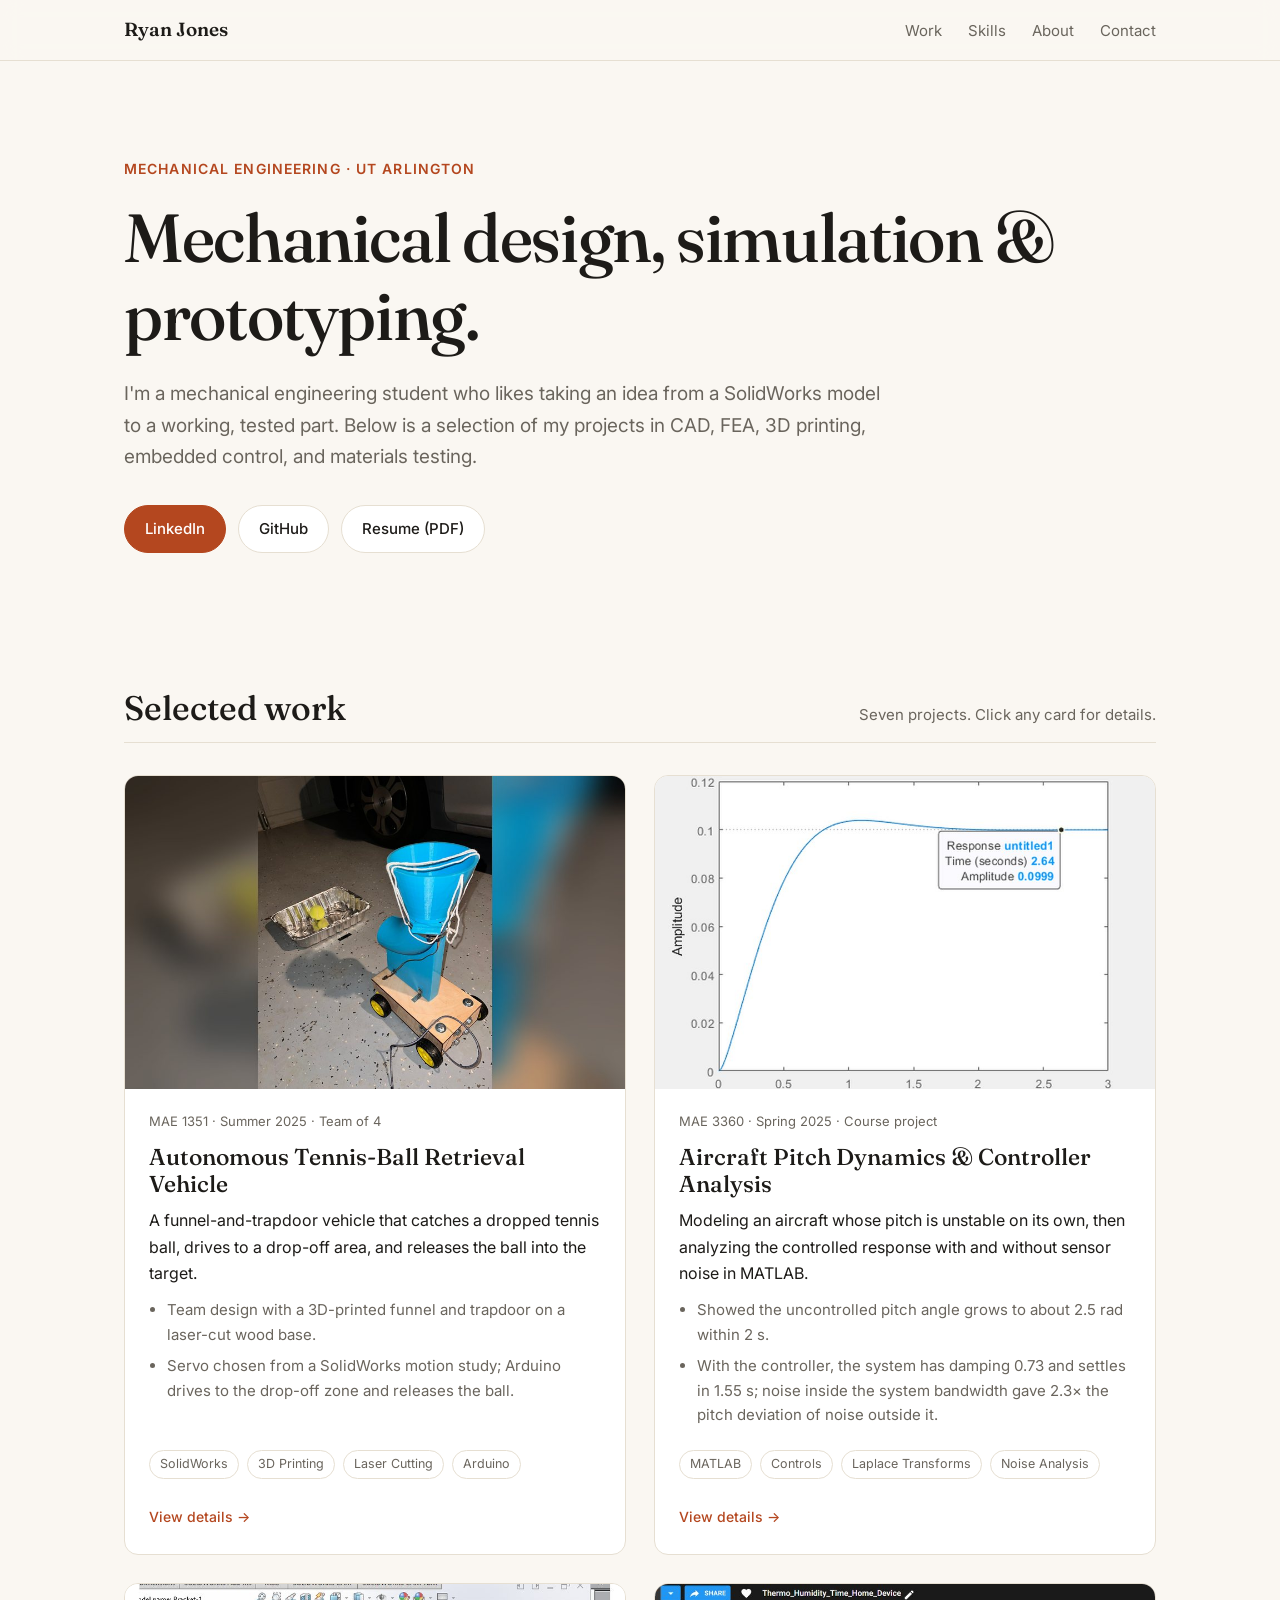
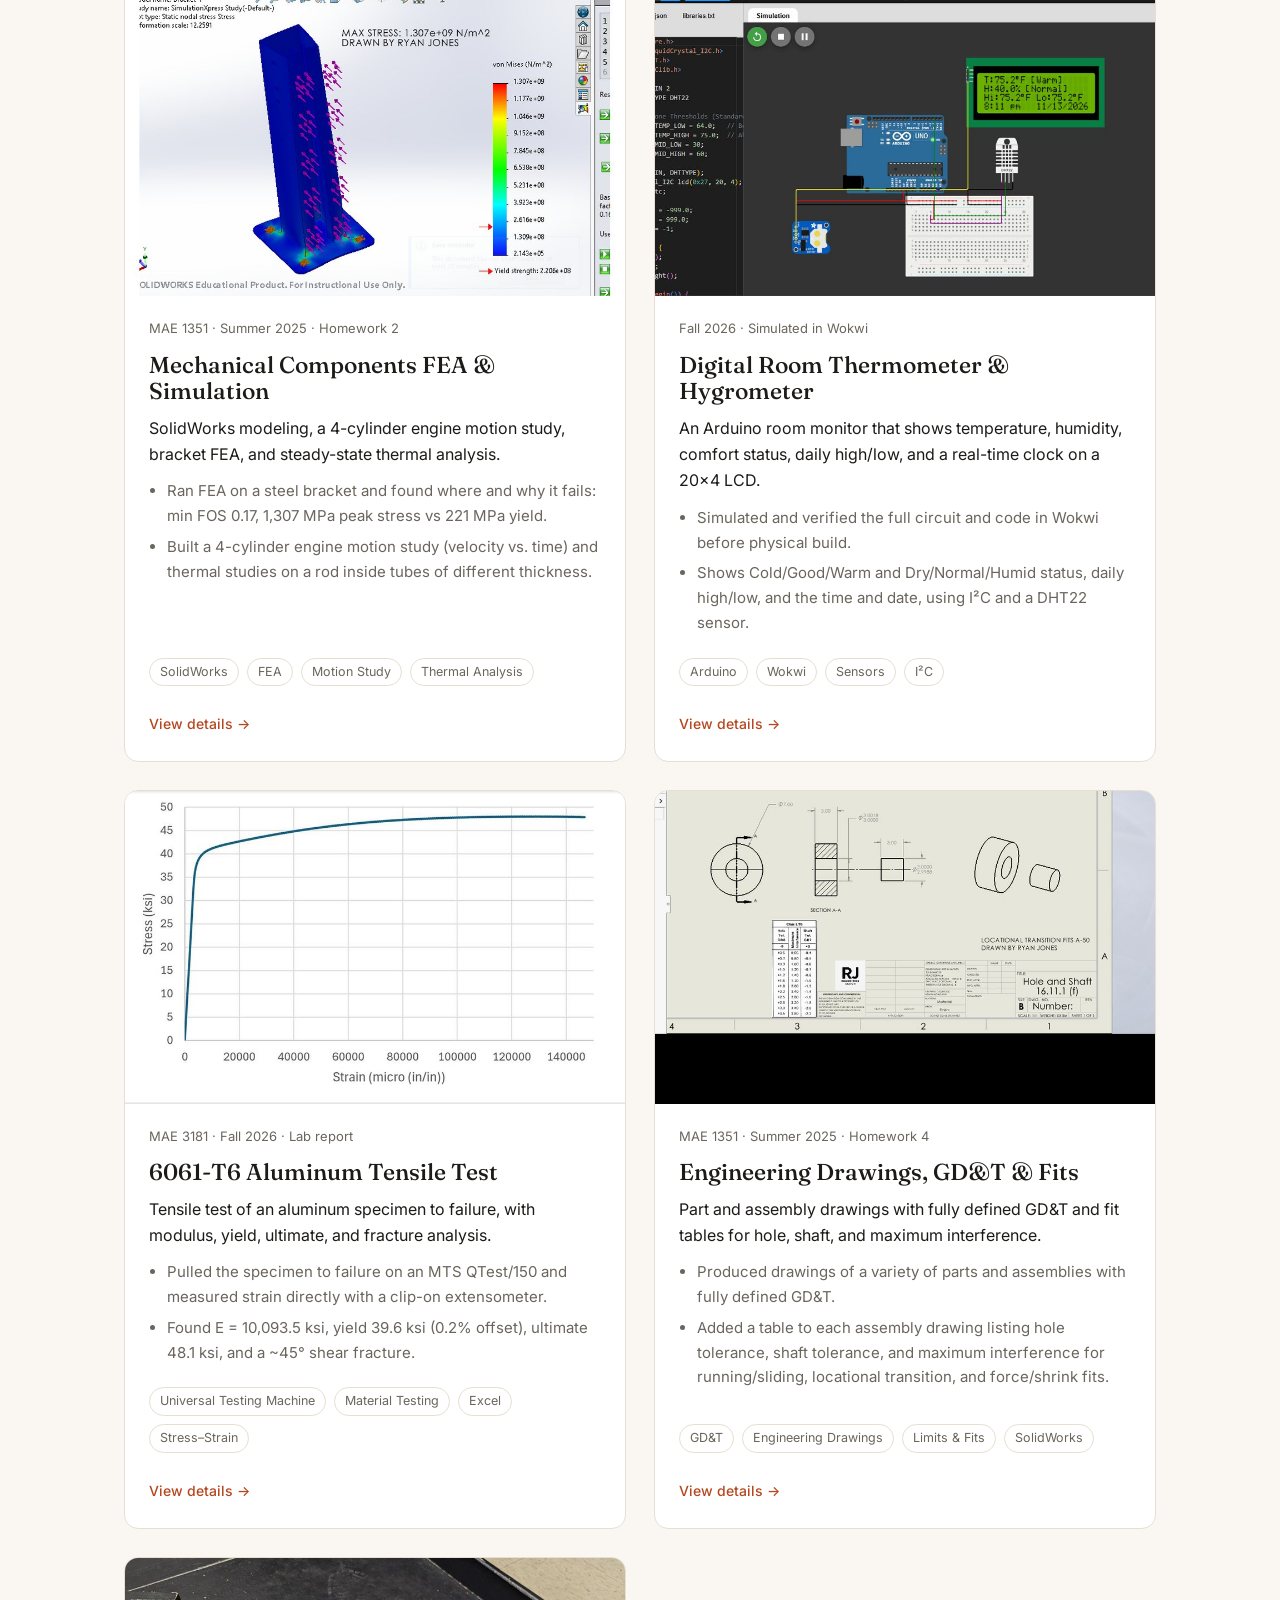
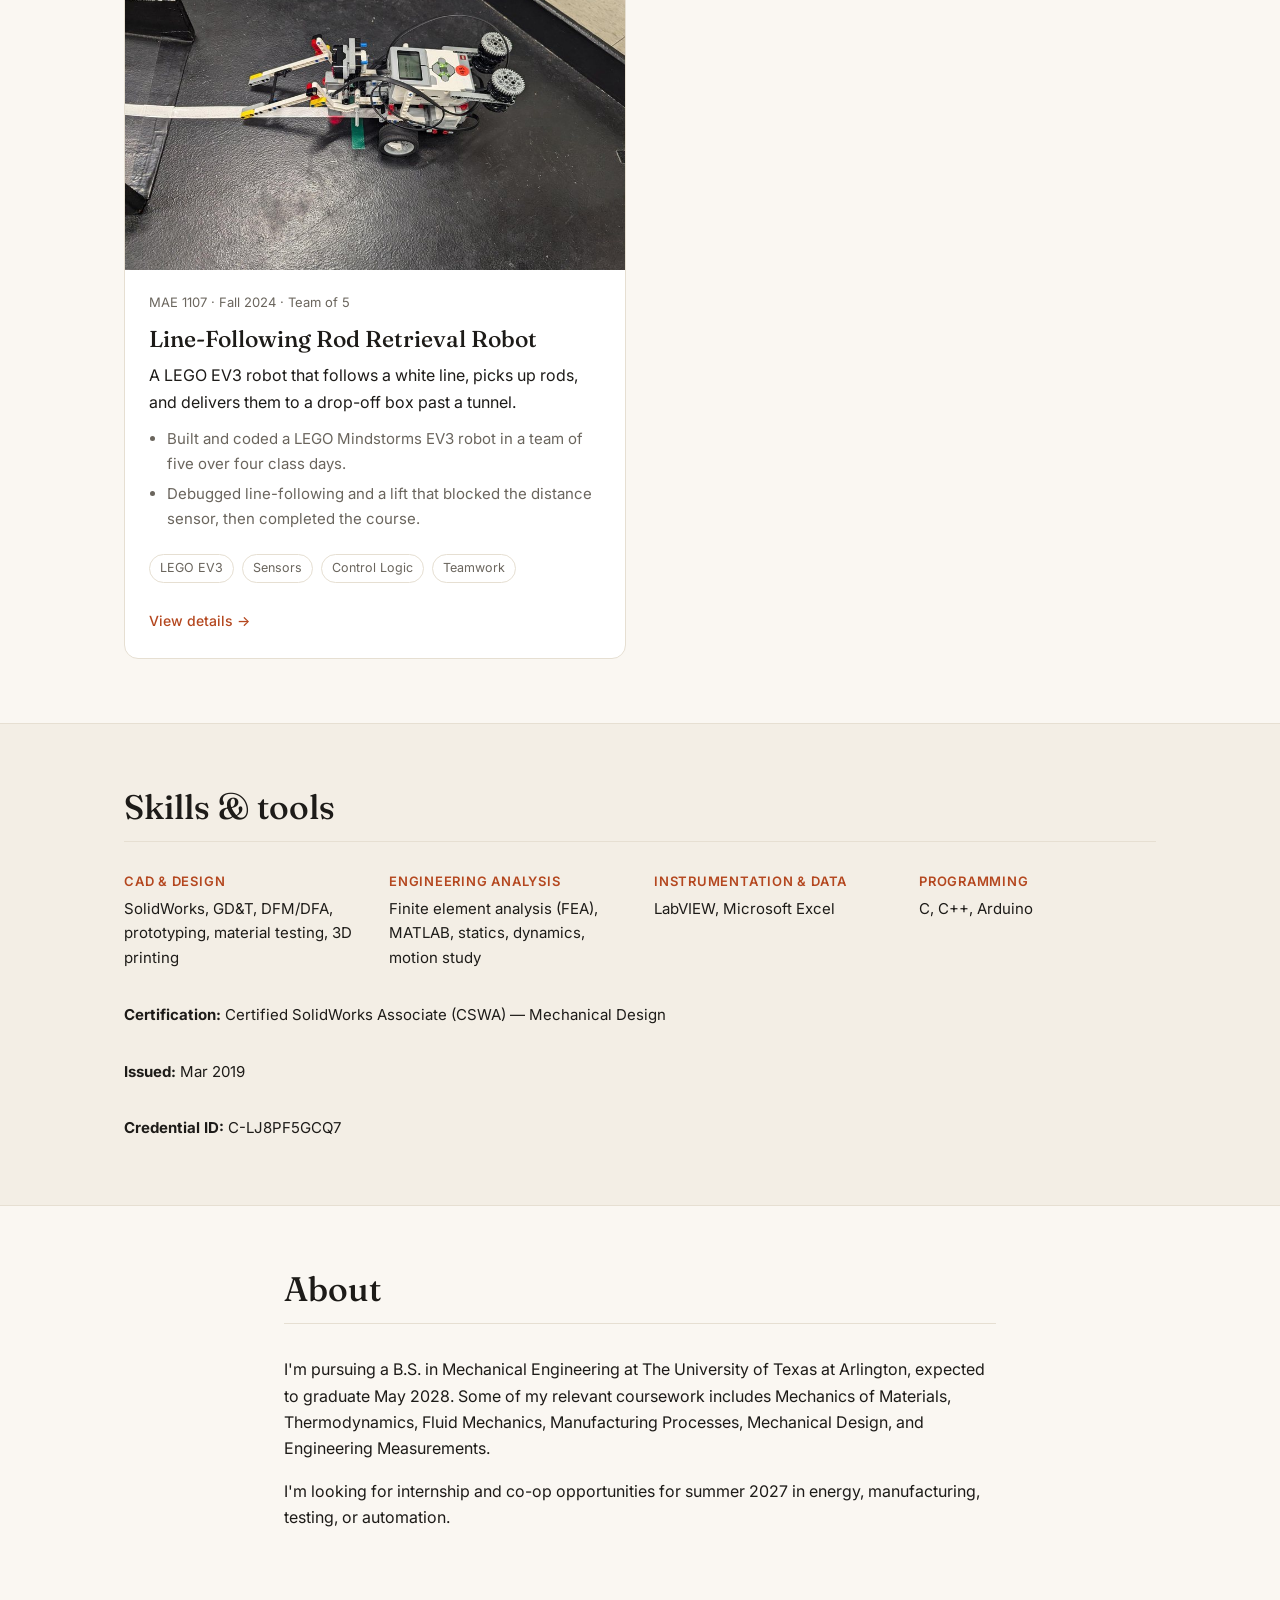
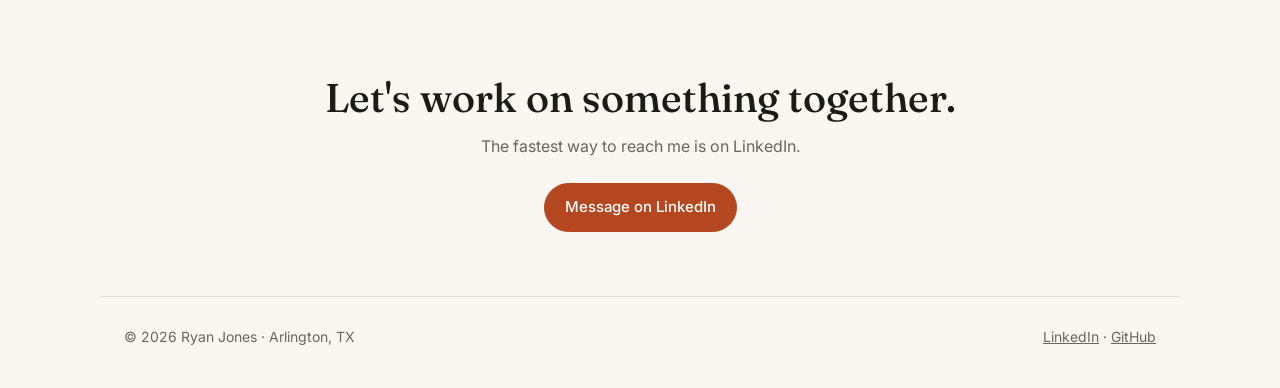
<file: index.html>
<!doctype html>
<html lang="en">
<head>
  <meta charset="utf-8">
  <meta name="viewport" content="width=device-width, initial-scale=1">
  <title>Ryan Jones — Mechanical Engineering Portfolio</title>
  <meta name="description" content="Ryan Jones, Mechanical Engineering student at UT Arlington. CAD, FEA, 3D printing, Arduino, and materials testing projects.">
  <meta property="og:title" content="Ryan Jones — Mechanical Engineering Portfolio">
  <meta property="og:description" content="Mechanical design, simulation, and prototyping projects. UT Arlington, B.S. Mechanical Engineering.">
  <meta property="og:type" content="website">
  <meta name="theme-color" content="#faf7f2">
  <link rel="preconnect" href="https://fonts.googleapis.com">
  <link rel="preconnect" href="https://fonts.gstatic.com" crossorigin>
  <link href="https://fonts.googleapis.com/css2?family=Fraunces:opsz,wght@9..144,500;9..144,600&family=Inter:wght@400;500;600&display=swap" rel="stylesheet">
  <link rel="stylesheet" href="css/style.css">
</head>
<body>
  <a class="skip" href="#work">Skip to content</a>

  <header class="nav">
    <div class="wrap nav-inner">
      <a class="brand" href="#top">Ryan Jones</a>
      <nav aria-label="Primary">
        <a href="#work">Work</a>
        <a href="#skills">Skills</a>
        <a href="#about">About</a>
        <a href="#contact">Contact</a>
      </nav>
    </div>
  </header>

  <main id="top">
    <section class="hero wrap">
      <p class="eyebrow">Mechanical Engineering · UT Arlington</p>
      <h1>Mechanical design, simulation &amp; prototyping.</h1>
      <p class="lead">I'm a mechanical engineering student who likes taking an idea from a SolidWorks model to a working, tested part. Below is a selection of my projects in CAD, FEA, 3D printing, embedded control, and materials testing.</p>
      <div class="actions">
        <a class="btn primary" href="https://www.linkedin.com/in/ryancjones311/" target="_blank" rel="noopener">LinkedIn</a>
        <a class="btn" href="https://github.com/ryancjones311" target="_blank" rel="noopener">GitHub</a>
        <a class="btn" href="assets/resume/Ryan-Jones-Resume.pdf" target="_blank" rel="noopener">Resume (PDF)</a>
      </div>
    </section>

    <section id="work" class="wrap section">
      <div class="section-head">
        <h2>Selected work</h2>
        <p>Seven projects. Click any card for details.</p>
      </div>

      <div class="grid">
        <article class="card">
          <img class="media" src="assets/images/tennis-card.jpg" alt="" loading="lazy">
          <div class="body">
            <p class="meta">MAE 1351 · Summer 2025 · Team of 4</p>
            <h3><a class="stretch" href="projects/tennis-ball-retrieval-vehicle.html">Autonomous Tennis-Ball Retrieval Vehicle</a></h3>
            <p>A funnel-and-trapdoor vehicle that catches a dropped tennis ball, drives to a drop-off area, and releases the ball into the target.</p>
            <ul><li>Team design with a 3D-printed funnel and trapdoor on a laser-cut wood base.</li><li>Servo chosen from a SolidWorks motion study; Arduino drives to the drop-off zone and releases the ball.</li></ul>
            <p class="tags"><span>SolidWorks</span><span>3D Printing</span><span>Laser Cutting</span><span>Arduino</span></p>
            <p class="more">View details →</p>
          </div>
        </article>

        <article class="card">
          <img class="media" src="assets/images/pitch-card.jpg" alt="" loading="lazy">
          <div class="body">
            <p class="meta">MAE 3360 · Spring 2025 · Course project</p>
            <h3><a class="stretch" href="projects/aircraft-pitch-control.html">Aircraft Pitch Dynamics &amp; Controller Analysis</a></h3>
            <p>Modeling an aircraft whose pitch is unstable on its own, then analyzing the controlled response with and without sensor noise in MATLAB.</p>
            <ul><li>Showed the uncontrolled pitch angle grows to about 2.5 rad within 2 s.</li><li>With the controller, the system has damping 0.73 and settles in 1.55 s; noise inside the system bandwidth gave 2.3× the pitch deviation of noise outside it.</li></ul>
            <p class="tags"><span>MATLAB</span><span>Controls</span><span>Laplace Transforms</span><span>Noise Analysis</span></p>
            <p class="more">View details →</p>
          </div>
        </article>

        <article class="card">
          <img class="media" src="assets/images/fea-card.jpg" alt="" loading="lazy">
          <div class="body">
            <p class="meta">MAE 1351 · Summer 2025 · Homework 2</p>
            <h3><a class="stretch" href="projects/fea-and-motion-simulation.html">Mechanical Components FEA &amp; Simulation</a></h3>
            <p>SolidWorks modeling, a 4-cylinder engine motion study, bracket FEA, and steady-state thermal analysis.</p>
            <ul><li>Ran FEA on a steel bracket and found where and why it fails: min FOS 0.17, 1,307 MPa peak stress vs 221 MPa yield.</li><li>Built a 4-cylinder engine motion study (velocity vs. time) and thermal studies on a rod inside tubes of different thickness.</li></ul>
            <p class="tags"><span>SolidWorks</span><span>FEA</span><span>Motion Study</span><span>Thermal Analysis</span></p>
            <p class="more">View details →</p>
          </div>
        </article>

        <article class="card">
          <img class="media" src="assets/images/thermo-card.jpg" alt="" loading="lazy">
          <div class="body">
            <p class="meta">Fall 2026 · Simulated in Wokwi</p>
            <h3><a class="stretch" href="projects/digital-thermometer-hygrometer.html">Digital Room Thermometer &amp; Hygrometer</a></h3>
            <p>An Arduino room monitor that shows temperature, humidity, comfort status, daily high/low, and a real-time clock on a 20×4 LCD.</p>
            <ul><li>Simulated and verified the full circuit and code in Wokwi before physical build.</li><li>Shows Cold/Good/Warm and Dry/Normal/Humid status, daily high/low, and the time and date, using I²C and a DHT22 sensor.</li></ul>
            <p class="tags"><span>Arduino</span><span>Wokwi</span><span>Sensors</span><span>I²C</span></p>
            <p class="more">View details →</p>
          </div>
        </article>

        <article class="card">
          <img class="media" src="assets/images/alu-card.jpg" alt="" loading="lazy">
          <div class="body">
            <p class="meta">MAE 3181 · Fall 2026 · Lab report</p>
            <h3><a class="stretch" href="projects/6061-t6-aluminum-testing.html">6061-T6 Aluminum Tensile Test</a></h3>
            <p>Tensile test of an aluminum specimen to failure, with modulus, yield, ultimate, and fracture analysis.</p>
            <ul><li>Pulled the specimen to failure on an MTS QTest/150 and measured strain directly with a clip-on extensometer.</li><li>Found E = 10,093.5 ksi, yield 39.6 ksi (0.2% offset), ultimate 48.1 ksi, and a ~45° shear fracture.</li></ul>
            <p class="tags"><span>Universal Testing Machine</span><span>Material Testing</span><span>Excel</span><span>Stress–Strain</span></p>
            <p class="more">View details →</p>
          </div>
        </article>

        <article class="card">
          <img class="media" src="assets/images/gdt-card.jpg" alt="" loading="lazy">
          <div class="body">
            <p class="meta">MAE 1351 · Summer 2025 · Homework 4</p>
            <h3><a class="stretch" href="projects/gdt-drawings-and-fits.html">Engineering Drawings, GD&amp;T &amp; Fits</a></h3>
            <p>Part and assembly drawings with fully defined GD&amp;T and fit tables for hole, shaft, and maximum interference.</p>
            <ul><li>Produced drawings of a variety of parts and assemblies with fully defined GD&amp;T.</li><li>Added a table to each assembly drawing listing hole tolerance, shaft tolerance, and maximum interference for running/sliding, locational transition, and force/shrink fits.</li></ul>
            <p class="tags"><span>GD&amp;T</span><span>Engineering Drawings</span><span>Limits &amp; Fits</span><span>SolidWorks</span></p>
            <p class="more">View details →</p>
          </div>
        </article>

        <article class="card">
          <img class="media" src="assets/images/lego-card.jpg" alt="" loading="lazy">
          <div class="body">
            <p class="meta">MAE 1107 · Fall 2024 · Team of 5</p>
            <h3><a class="stretch" href="projects/lego-line-following-robot.html">Line-Following Rod Retrieval Robot</a></h3>
            <p>A LEGO EV3 robot that follows a white line, picks up rods, and delivers them to a drop-off box past a tunnel.</p>
            <ul><li>Built and coded a LEGO Mindstorms EV3 robot in a team of five over four class days.</li><li>Debugged line-following and a lift that blocked the distance sensor, then completed the course.</li></ul>
            <p class="tags"><span>LEGO EV3</span><span>Sensors</span><span>Control Logic</span><span>Teamwork</span></p>
            <p class="more">View details →</p>
          </div>
        </article>

      </div>
    </section>

    <section id="skills" class="band">
      <div class="wrap section">
        <div class="section-head"><h2>Skills &amp; tools</h2></div>
        <div class="skills">
          <div><h3>CAD &amp; design</h3><p>SolidWorks, GD&amp;T, DFM/DFA, prototyping, material testing, 3D printing</p></div>
          <div><h3>Engineering analysis</h3><p>Finite element analysis (FEA), MATLAB, statics, dynamics, motion study</p></div>
          <div><h3>Instrumentation &amp; data</h3><p>LabVIEW, Microsoft Excel</p></div>
          <div><h3>Programming</h3><p>C, C++, Arduino</p></div>
        </div>
        <p class="cert"><strong>Certification:</strong> Certified SolidWorks Associate (CSWA) — Mechanical Design</p>
        <p class="cert"><strong>Issued:</strong> Mar 2019</p>
        <p class="cert"><strong>Credential ID:</strong> C-LJ8PF5GCQ7</p>
        
      </div>
    </section>

    <section id="about" class="wrap section narrow">
      <div class="section-head"><h2>About</h2></div>
      <p>I'm pursuing a B.S. in Mechanical Engineering at The University of Texas at Arlington, expected to graduate May 2028. Some of my relevant coursework includes Mechanics of Materials, Thermodynamics, Fluid Mechanics, Manufacturing Processes, Mechanical Design, and Engineering Measurements.</p>
      <p>I'm looking for internship and co-op opportunities for summer 2027 in energy, manufacturing, testing, or automation.</p>
    </section>

    <section id="contact" class="wrap section narrow contact">
      <h2>Let's work on something together.</h2>
      <p>The fastest way to reach me is on LinkedIn.</p>
      <div class="actions">
        <a class="btn primary" href="https://www.linkedin.com/in/ryancjones311/" target="_blank" rel="noopener">Message on LinkedIn</a>
        <!-- TO ADD EMAIL: <a class="btn" href="mailto:you@example.com">Email</a> -->
      </div>
    </section>
  </main>

  <footer class="wrap footer">
    <span>© 2026 Ryan Jones · Arlington, TX</span>
    <span><a href="https://www.linkedin.com/in/ryancjones311/" target="_blank" rel="noopener">LinkedIn</a> · <a href="https://github.com/ryancjones311" target="_blank" rel="noopener">GitHub</a></span>
  </footer>
</body>
</html>
</file>
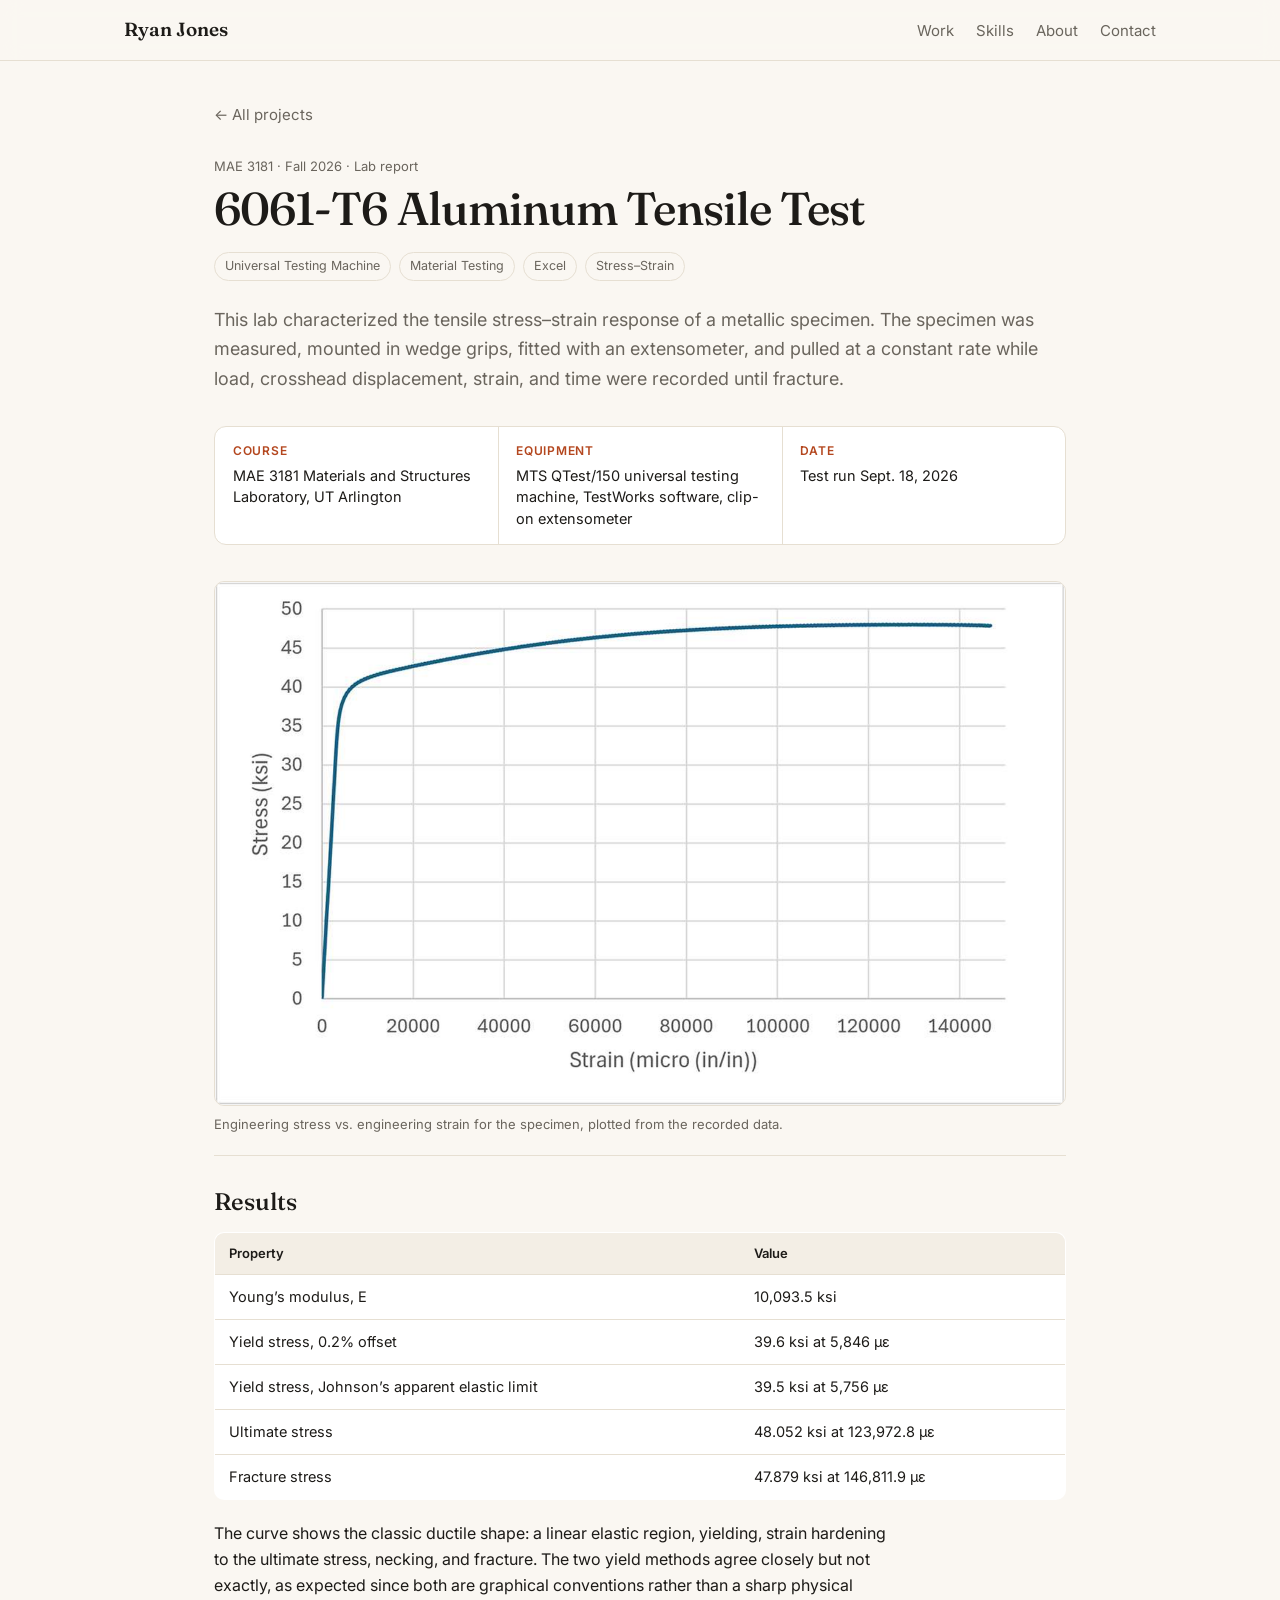
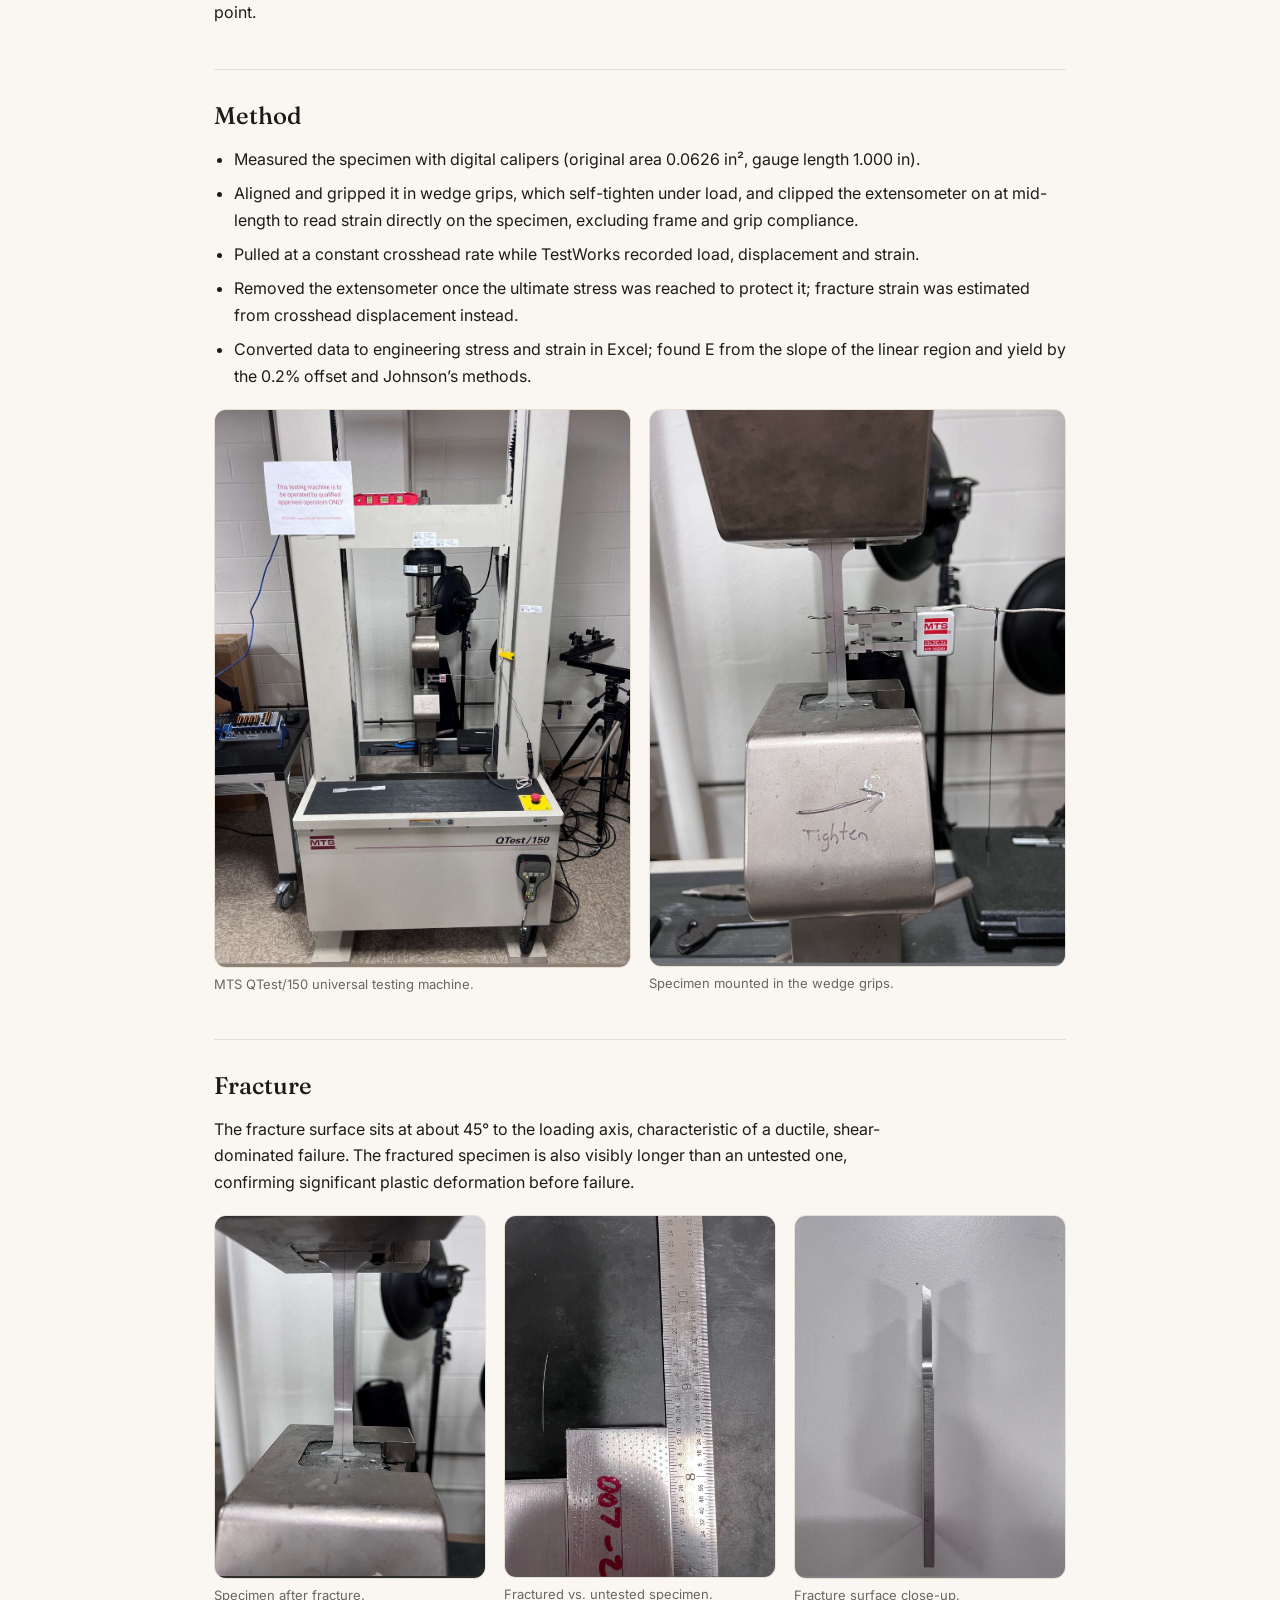
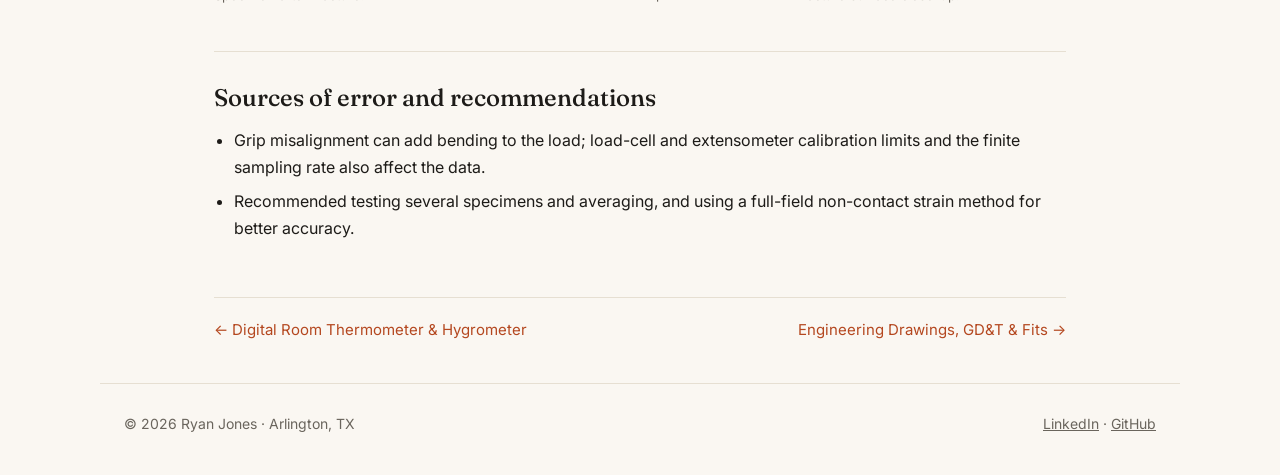
<file: projects/6061-t6-aluminum-testing.html>
<!doctype html>
<html lang="en"><head><meta charset="utf-8"><meta name="viewport" content="width=device-width, initial-scale=1">
<title>6061-T6 Aluminum Tensile Test — Ryan Jones</title>
<meta name="description" content="Tensile test of an aluminum specimen to failure, with modulus, yield, ultimate, and fracture analysis.">
<link rel="preconnect" href="https://fonts.googleapis.com"><link rel="preconnect" href="https://fonts.gstatic.com" crossorigin><link href="https://fonts.googleapis.com/css2?family=Fraunces:opsz,wght@9..144,500;9..144,600&family=Inter:wght@400;500;600&display=swap" rel="stylesheet">
<link rel="stylesheet" href="../css/style.css"></head>
<body>
  <a class="skip" href="#main">Skip to content</a>
  <header class="nav"><div class="wrap nav-inner"><a class="brand" href="../index.html">Ryan Jones</a>
  <nav aria-label="Primary"><a href="../index.html#work">Work</a><a href="../index.html#skills">Skills</a><a href="../index.html#about">About</a><a href="../index.html#contact">Contact</a></nav></div></header>
  <main id="main" class="wrap detail">
    <a class="back" href="../index.html#work">← All projects</a>
    <p class="meta">MAE 3181 · Fall 2026 · Lab report</p>
    <h1>6061-T6 Aluminum Tensile Test</h1>
    <p class="tags"><span>Universal Testing Machine</span><span>Material Testing</span><span>Excel</span><span>Stress–Strain</span></p>
    <p class="lead">This lab characterized the tensile stress–strain response of a metallic specimen. The specimen was measured, mounted in wedge grips, fitted with an extensometer, and pulled at a constant rate while load, crosshead displacement, strain, and time were recorded until fracture.</p>
    <dl class="facts"><div><dt>Course</dt><dd>MAE 3181 Materials and Structures Laboratory, UT Arlington</dd></div><div><dt>Equipment</dt><dd>MTS QTest/150 universal testing machine, TestWorks software, clip-on extensometer</dd></div><div><dt>Date</dt><dd>Test run Sept. 18, 2026</dd></div></dl>
    <div class="hero-media"><figure class=""><img src="../assets/images/alu-stress-strain.png" alt="Engineering stress vs. engineering strain for the specimen, plotted from the recorded data." loading="lazy"><figcaption>Engineering stress vs. engineering strain for the specimen, plotted from the recorded data.</figcaption></figure></div>
    <div class="prose"><h2>Results</h2><div class="tbl"><table><thead><tr><th>Property</th><th>Value</th></tr></thead><tbody><tr><td>Young’s modulus, E</td><td>10,093.5 ksi</td></tr><tr><td>Yield stress, 0.2% offset</td><td>39.6 ksi at 5,846 µε</td></tr><tr><td>Yield stress, Johnson’s apparent elastic limit</td><td>39.5 ksi at 5,756 µε</td></tr><tr><td>Ultimate stress</td><td>48.052 ksi at 123,972.8 µε</td></tr><tr><td>Fracture stress</td><td>47.879 ksi at 146,811.9 µε</td></tr></tbody></table></div><p>The curve shows the classic ductile shape: a linear elastic region, yielding, strain hardening to the ultimate stress, necking, and fracture. The two yield methods agree closely but not exactly, as expected since both are graphical conventions rather than a sharp physical point.</p><h2>Method</h2><ul><li>Measured the specimen with digital calipers (original area 0.0626 in², gauge length 1.000 in).</li><li>Aligned and gripped it in wedge grips, which self-tighten under load, and clipped the extensometer on at mid-length to read strain directly on the specimen, excluding frame and grip compliance.</li><li>Pulled at a constant crosshead rate while TestWorks recorded load, displacement and strain.</li><li>Removed the extensometer once the ultimate stress was reached to protect it; fracture strain was estimated from crosshead displacement instead.</li><li>Converted data to engineering stress and strain in Excel; found E from the slope of the linear region and yield by the 0.2% offset and Johnson’s methods.</li></ul><div class="gallery g2"><figure class=""><img src="../assets/images/alu-utm.jpg" alt="MTS QTest/150 universal testing machine." loading="lazy"><figcaption>MTS QTest/150 universal testing machine.</figcaption></figure><figure class=""><img src="../assets/images/alu-specimen-mounted.jpg" alt="Specimen mounted in the wedge grips." loading="lazy"><figcaption>Specimen mounted in the wedge grips.</figcaption></figure></div><h2>Fracture</h2><p>The fracture surface sits at about 45° to the loading axis, characteristic of a ductile, shear-dominated failure. The fractured specimen is also visibly longer than an untested one, confirming significant plastic deformation before failure.</p><div class="gallery g3"><figure class=""><img src="../assets/images/alu-fractured.jpg" alt="Specimen after fracture." loading="lazy"><figcaption>Specimen after fracture.</figcaption></figure><figure class=""><img src="../assets/images/alu-comparison.jpg" alt="Fractured vs. untested specimen." loading="lazy"><figcaption>Fractured vs. untested specimen.</figcaption></figure><figure class=""><img src="../assets/images/alu-fracture-closeup.jpg" alt="Fracture surface close-up." loading="lazy"><figcaption>Fracture surface close-up.</figcaption></figure></div><h2>Sources of error and recommendations</h2><ul><li>Grip misalignment can add bending to the load; load-cell and extensometer calibration limits and the finite sampling rate also affect the data.</li><li>Recommended testing several specimens and averaging, and using a full-field non-contact strain method for better accuracy.</li></ul></div>
    <nav class="pn" aria-label="More projects"><a href="digital-thermometer-hygrometer.html">← Digital Room Thermometer &amp; Hygrometer</a><a href="gdt-drawings-and-fits.html">Engineering Drawings, GD&amp;T &amp; Fits →</a></nav>
  </main>
  <footer class="wrap footer"><span>© 2026 Ryan Jones · Arlington, TX</span><span><a href="https://www.linkedin.com/in/ryancjones311/" target="_blank" rel="noopener">LinkedIn</a> · <a href="https://github.com/ryancjones311" target="_blank" rel="noopener">GitHub</a></span></footer>
  <script src="../js/site.js"></script>
</body></html>
</file>
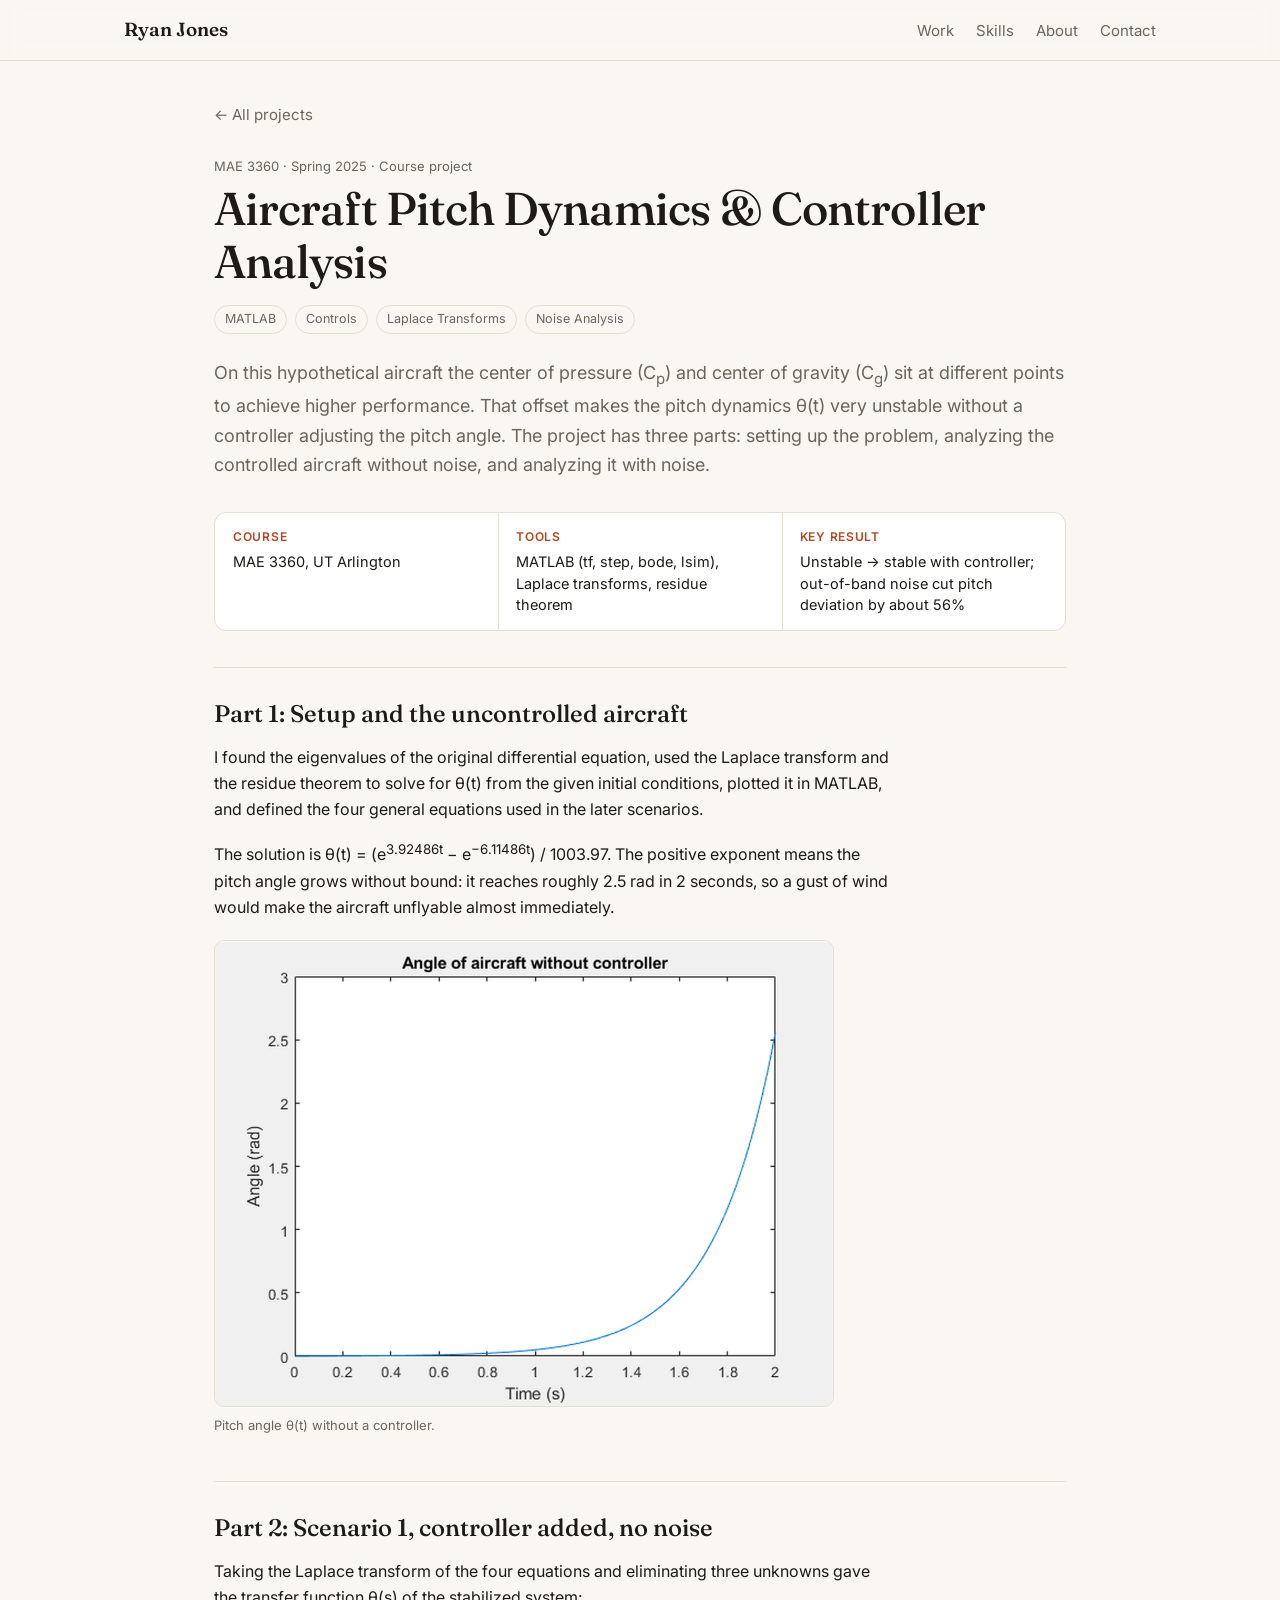
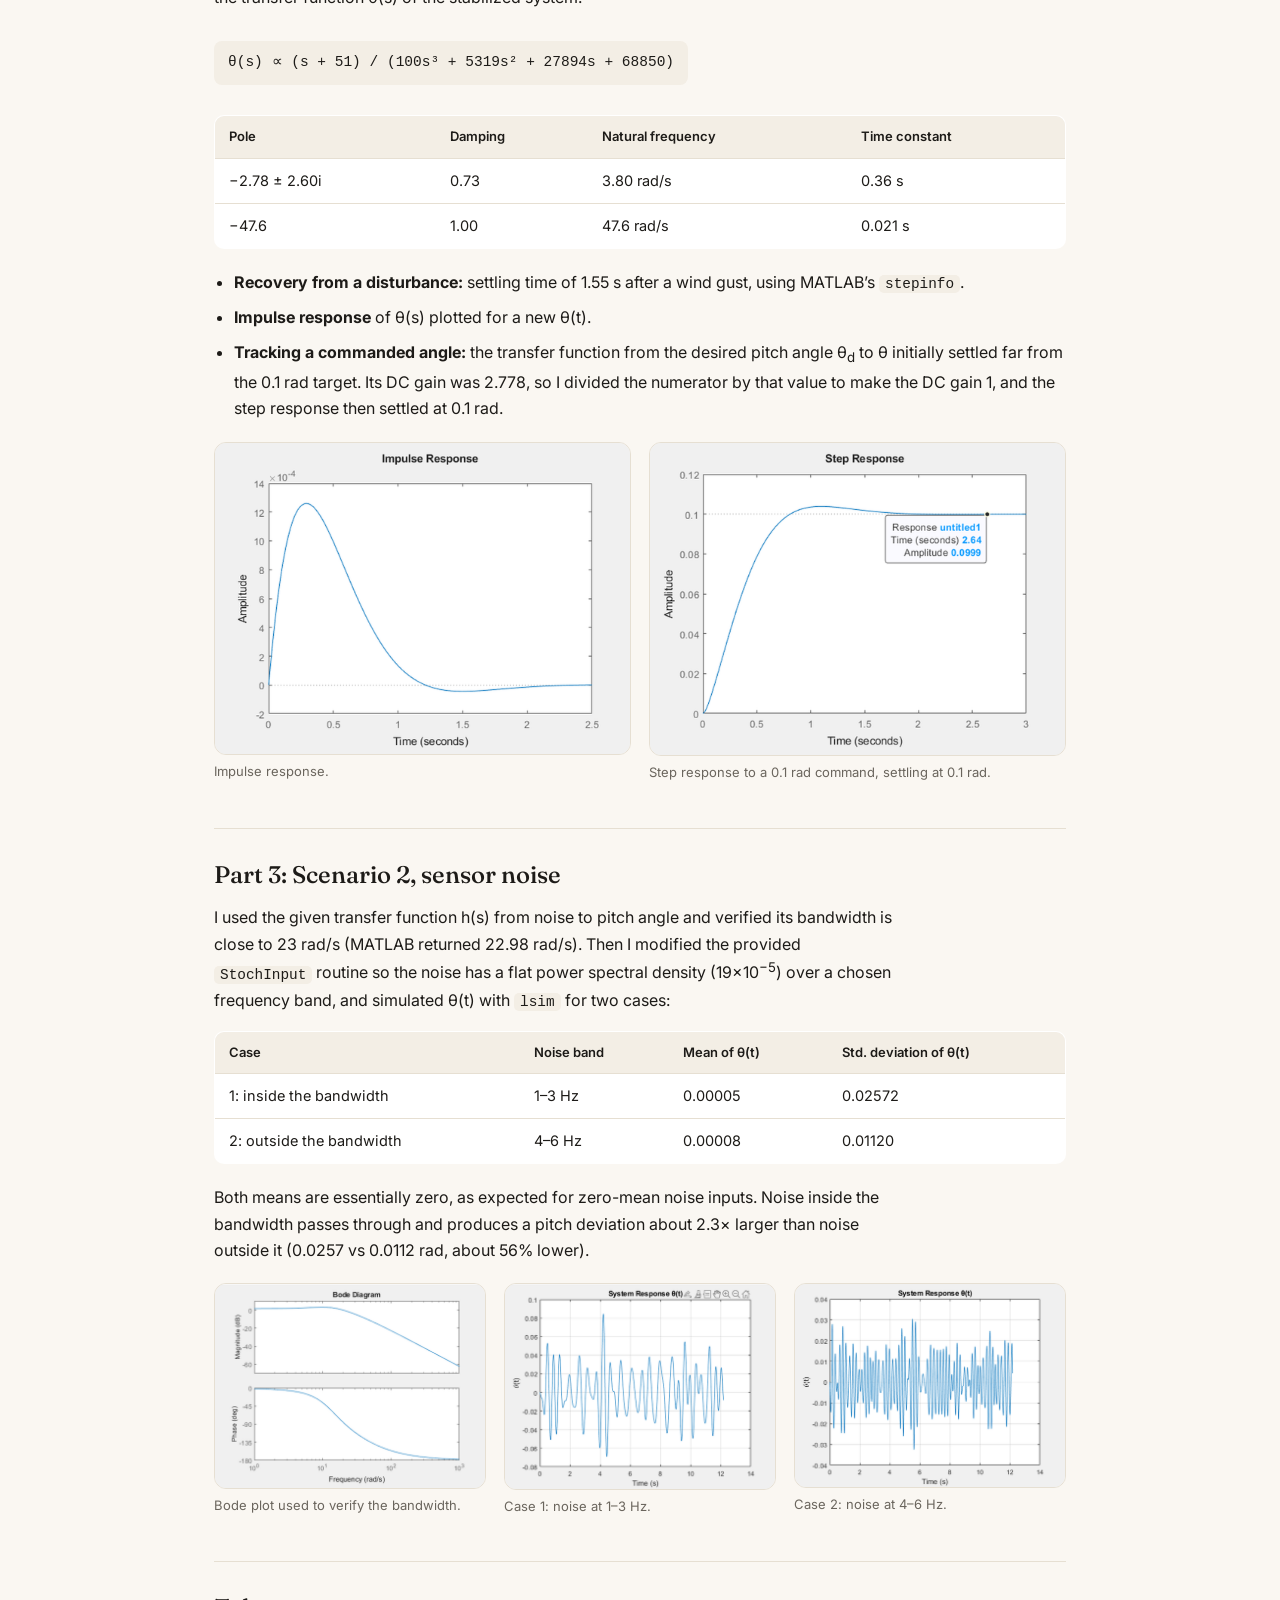
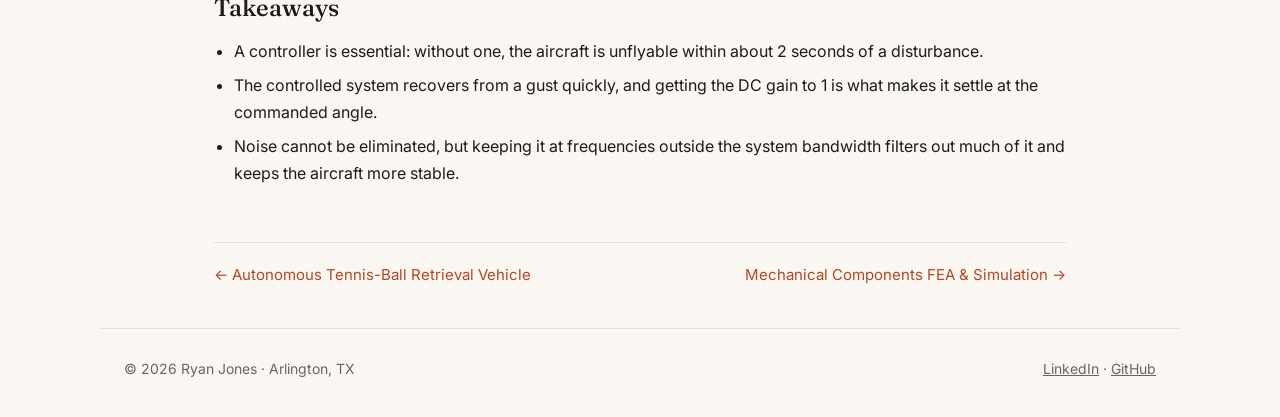
<file: projects/aircraft-pitch-control.html>
<!doctype html>
<html lang="en"><head><meta charset="utf-8"><meta name="viewport" content="width=device-width, initial-scale=1">
<title>Aircraft Pitch Dynamics & Controller Analysis — Ryan Jones</title>
<meta name="description" content="Modeling an aircraft whose pitch is unstable on its own, then analyzing the controlled response with and without sensor noise in MATLAB.">
<link rel="preconnect" href="https://fonts.googleapis.com"><link rel="preconnect" href="https://fonts.gstatic.com" crossorigin><link href="https://fonts.googleapis.com/css2?family=Fraunces:opsz,wght@9..144,500;9..144,600&family=Inter:wght@400;500;600&display=swap" rel="stylesheet">
<link rel="stylesheet" href="../css/style.css"></head>
<body>
  <a class="skip" href="#main">Skip to content</a>
  <header class="nav"><div class="wrap nav-inner"><a class="brand" href="../index.html">Ryan Jones</a>
  <nav aria-label="Primary"><a href="../index.html#work">Work</a><a href="../index.html#skills">Skills</a><a href="../index.html#about">About</a><a href="../index.html#contact">Contact</a></nav></div></header>
  <main id="main" class="wrap detail">
    <a class="back" href="../index.html#work">← All projects</a>
    <p class="meta">MAE 3360 · Spring 2025 · Course project</p>
    <h1>Aircraft Pitch Dynamics &amp; Controller Analysis</h1>
    <p class="tags"><span>MATLAB</span><span>Controls</span><span>Laplace Transforms</span><span>Noise Analysis</span></p>
    <p class="lead">On this hypothetical aircraft the center of pressure (C<sub>p</sub>) and center of gravity (C<sub>g</sub>) sit at different points to achieve higher performance. That offset makes the pitch dynamics θ(t) very unstable without a controller adjusting the pitch angle. The project has three parts: setting up the problem, analyzing the controlled aircraft without noise, and analyzing it with noise.</p>
    <dl class="facts"><div><dt>Course</dt><dd>MAE 3360, UT Arlington</dd></div><div><dt>Tools</dt><dd>MATLAB (tf, step, bode, lsim), Laplace transforms, residue theorem</dd></div><div><dt>Key result</dt><dd>Unstable → stable with controller; out-of-band noise cut pitch deviation by about 56%</dd></div></dl>
    <div class="hero-media"></div>
    <div class="prose"><h2>Part 1: Setup and the uncontrolled aircraft</h2><p>I found the eigenvalues of the original differential equation, used the Laplace transform and the residue theorem to solve for θ(t) from the given initial conditions, plotted it in MATLAB, and defined the four general equations used in the later scenarios.</p><p>The solution is θ(t) = (e<sup>3.92486t</sup> − e<sup>−6.11486t</sup>) / 1003.97. The positive exponent means the pitch angle grows without bound: it reaches roughly 2.5 rad in 2 seconds, so a gust of wind would make the aircraft unflyable almost immediately.</p><figure class="narrow-fig"><img src="../assets/images/pitch-uncontrolled.png" alt="Pitch angle θ(t) without a controller." loading="lazy"><figcaption>Pitch angle θ(t) without a controller.</figcaption></figure><h2>Part 2: Scenario 1, controller added, no noise</h2><p>Taking the Laplace transform of the four equations and eliminating three unknowns gave the transfer function θ(s) of the stabilized system:</p><p class="eq">θ(s) ∝ (s + 51) / (100s³ + 5319s² + 27894s + 68850)</p><div class="tbl"><table><thead><tr><th>Pole</th><th>Damping</th><th>Natural frequency</th><th>Time constant</th></tr></thead><tbody><tr><td>−2.78 ± 2.60i</td><td>0.73</td><td>3.80 rad/s</td><td>0.36 s</td></tr><tr><td>−47.6</td><td>1.00</td><td>47.6 rad/s</td><td>0.021 s</td></tr></tbody></table></div><ul><li><strong>Recovery from a disturbance:</strong> settling time of 1.55 s after a wind gust, using MATLAB’s <code>stepinfo</code>.</li><li><strong>Impulse response</strong> of θ(s) plotted for a new θ(t).</li><li><strong>Tracking a commanded angle:</strong> the transfer function from the desired pitch angle θ<sub>d</sub> to θ initially settled far from the 0.1 rad target. Its DC gain was 2.778, so I divided the numerator by that value to make the DC gain 1, and the step response then settled at 0.1 rad.</li></ul><div class="gallery g2"><figure class=""><img src="../assets/images/pitch-impulse.png" alt="Impulse response." loading="lazy"><figcaption>Impulse response.</figcaption></figure><figure class=""><img src="../assets/images/pitch-step.png" alt="Step response to a 0.1 rad command, settling at 0.1 rad." loading="lazy"><figcaption>Step response to a 0.1 rad command, settling at 0.1 rad.</figcaption></figure></div><h2>Part 3: Scenario 2, sensor noise</h2><p>I used the given transfer function h(s) from noise to pitch angle and verified its bandwidth is close to 23 rad/s (MATLAB returned 22.98 rad/s). Then I modified the provided <code>StochInput</code> routine so the noise has a flat power spectral density (19×10<sup>−5</sup>) over a chosen frequency band, and simulated θ(t) with <code>lsim</code> for two cases:</p><div class="tbl"><table><thead><tr><th>Case</th><th>Noise band</th><th>Mean of θ(t)</th><th>Std. deviation of θ(t)</th></tr></thead><tbody><tr><td>1: inside the bandwidth</td><td>1–3 Hz</td><td>0.00005</td><td>0.02572</td></tr><tr><td>2: outside the bandwidth</td><td>4–6 Hz</td><td>0.00008</td><td>0.01120</td></tr></tbody></table></div><p>Both means are essentially zero, as expected for zero-mean noise inputs. Noise inside the bandwidth passes through and produces a pitch deviation about 2.3× larger than noise outside it (0.0257 vs 0.0112 rad, about 56% lower).</p><div class="gallery g3"><figure class=""><img src="../assets/images/pitch-bode.png" alt="Bode plot used to verify the bandwidth." loading="lazy"><figcaption>Bode plot used to verify the bandwidth.</figcaption></figure><figure class=""><img src="../assets/images/pitch-noise-case1.png" alt="Case 1: noise at 1–3 Hz." loading="lazy"><figcaption>Case 1: noise at 1–3 Hz.</figcaption></figure><figure class=""><img src="../assets/images/pitch-noise-case2.png" alt="Case 2: noise at 4–6 Hz." loading="lazy"><figcaption>Case 2: noise at 4–6 Hz.</figcaption></figure></div><h2>Takeaways</h2><ul><li>A controller is essential: without one, the aircraft is unflyable within about 2 seconds of a disturbance.</li><li>The controlled system recovers from a gust quickly, and getting the DC gain to 1 is what makes it settle at the commanded angle.</li><li>Noise cannot be eliminated, but keeping it at frequencies outside the system bandwidth filters out much of it and keeps the aircraft more stable.</li></ul></div>
    <nav class="pn" aria-label="More projects"><a href="tennis-ball-retrieval-vehicle.html">← Autonomous Tennis-Ball Retrieval Vehicle</a><a href="fea-and-motion-simulation.html">Mechanical Components FEA &amp; Simulation →</a></nav>
  </main>
  <footer class="wrap footer"><span>© 2026 Ryan Jones · Arlington, TX</span><span><a href="https://www.linkedin.com/in/ryancjones311/" target="_blank" rel="noopener">LinkedIn</a> · <a href="https://github.com/ryancjones311" target="_blank" rel="noopener">GitHub</a></span></footer>
  <script src="../js/site.js"></script>
</body></html>
</file>
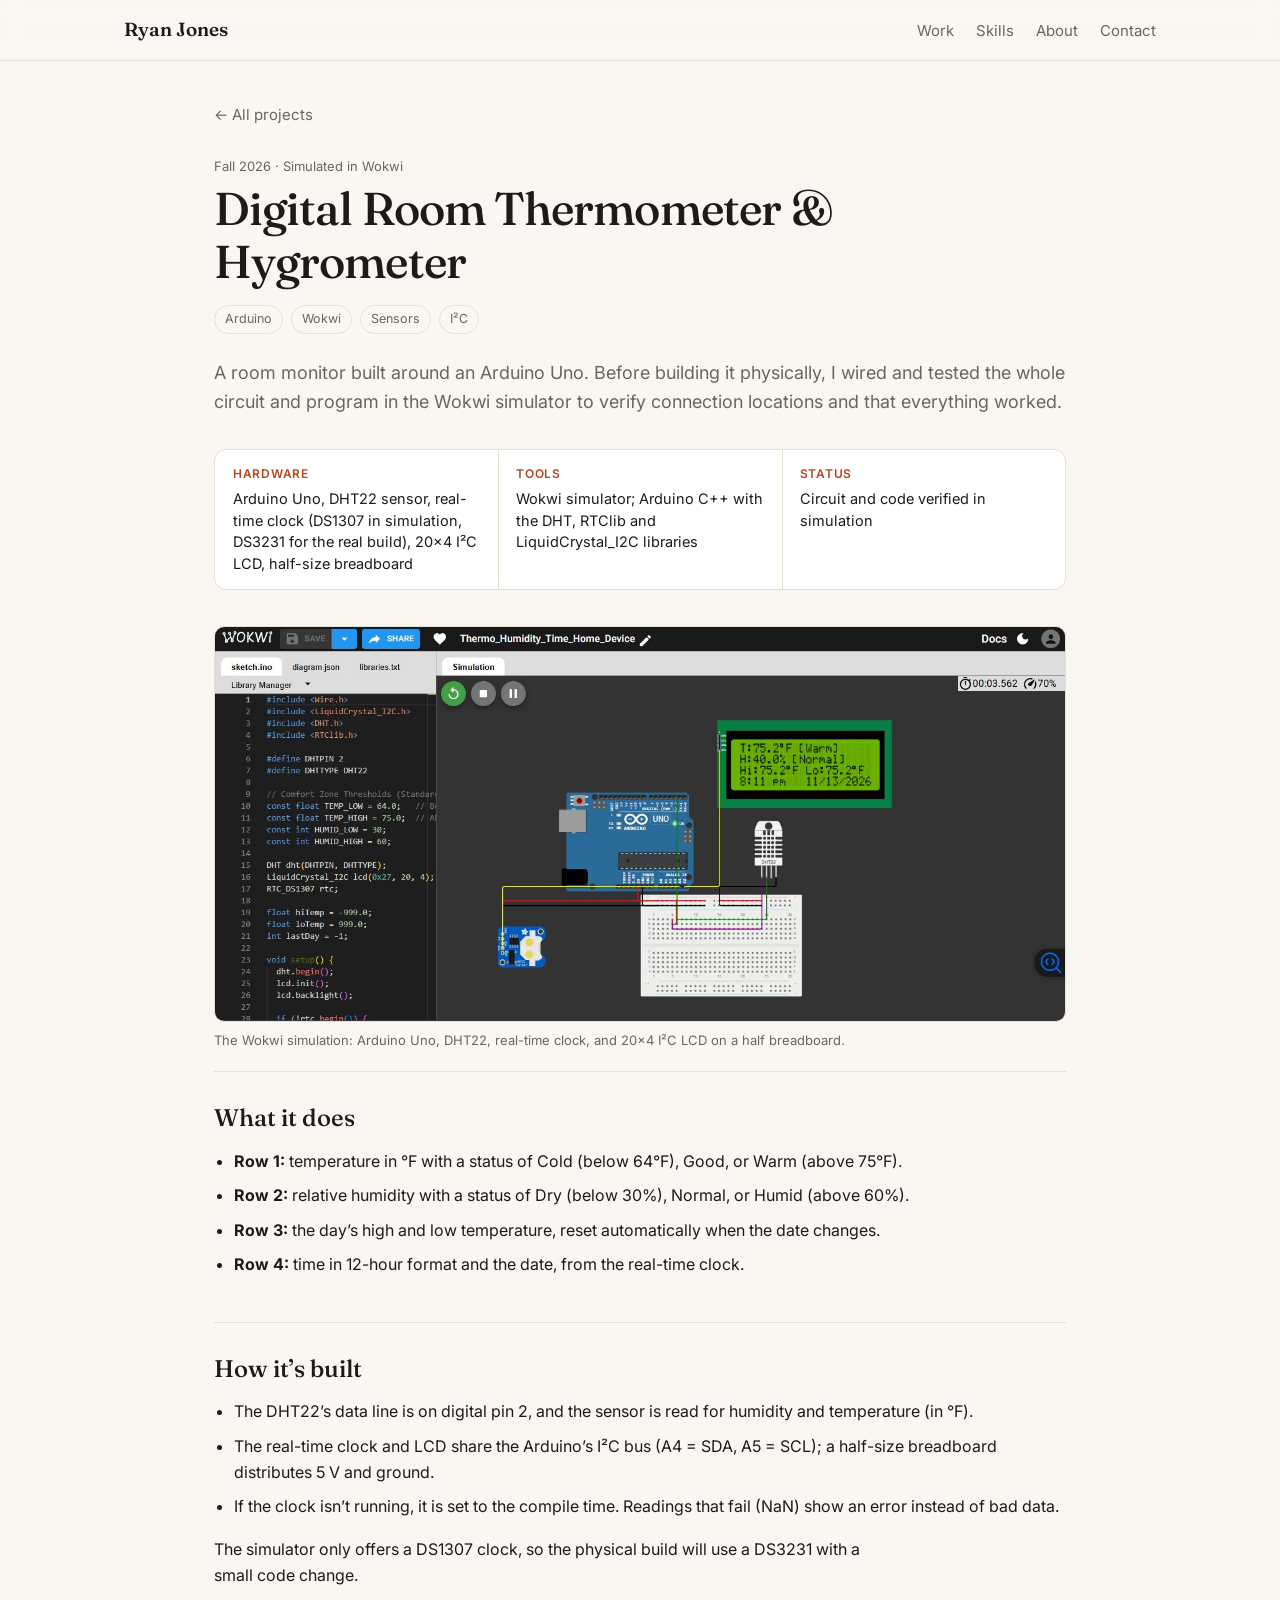
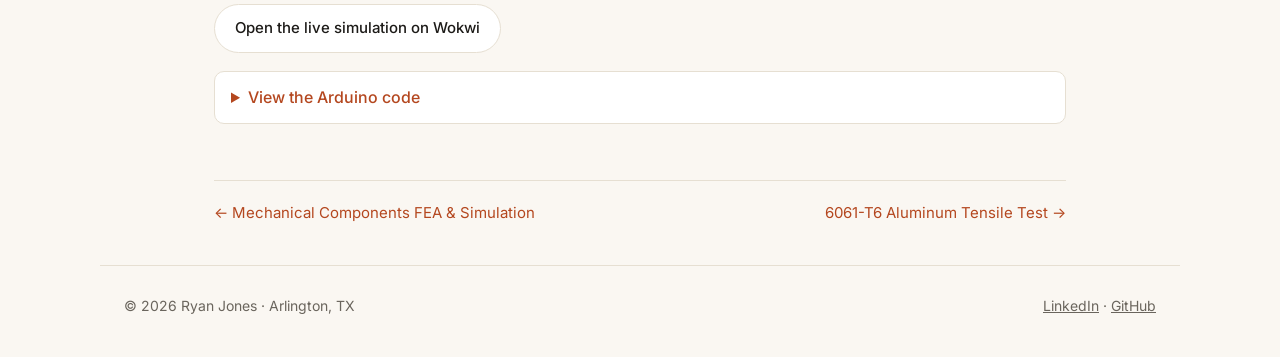
<file: projects/digital-thermometer-hygrometer.html>
<!doctype html>
<html lang="en"><head><meta charset="utf-8"><meta name="viewport" content="width=device-width, initial-scale=1">
<title>Digital Room Thermometer & Hygrometer — Ryan Jones</title>
<meta name="description" content="An Arduino room monitor that shows temperature, humidity, comfort status, daily high/low, and a real-time clock on a 20×4 LCD.">
<link rel="preconnect" href="https://fonts.googleapis.com"><link rel="preconnect" href="https://fonts.gstatic.com" crossorigin><link href="https://fonts.googleapis.com/css2?family=Fraunces:opsz,wght@9..144,500;9..144,600&family=Inter:wght@400;500;600&display=swap" rel="stylesheet">
<link rel="stylesheet" href="../css/style.css"></head>
<body>
  <a class="skip" href="#main">Skip to content</a>
  <header class="nav"><div class="wrap nav-inner"><a class="brand" href="../index.html">Ryan Jones</a>
  <nav aria-label="Primary"><a href="../index.html#work">Work</a><a href="../index.html#skills">Skills</a><a href="../index.html#about">About</a><a href="../index.html#contact">Contact</a></nav></div></header>
  <main id="main" class="wrap detail">
    <a class="back" href="../index.html#work">← All projects</a>
    <p class="meta">Fall 2026 · Simulated in Wokwi</p>
    <h1>Digital Room Thermometer &amp; Hygrometer</h1>
    <p class="tags"><span>Arduino</span><span>Wokwi</span><span>Sensors</span><span>I²C</span></p>
    <p class="lead">A room monitor built around an Arduino Uno. Before building it physically, I wired and tested the whole circuit and program in the Wokwi simulator to verify connection locations and that everything worked.</p>
    <dl class="facts"><div><dt>Hardware</dt><dd>Arduino Uno, DHT22 sensor, real-time clock (DS1307 in simulation, DS3231 for the real build), 20×4 I²C LCD, half-size breadboard</dd></div><div><dt>Tools</dt><dd>Wokwi simulator; Arduino C++ with the DHT, RTClib and LiquidCrystal_I2C libraries</dd></div><div><dt>Status</dt><dd>Circuit and code verified in simulation</dd></div></dl>
    <div class="hero-media"><figure class=""><img src="../assets/images/thermo-wokwi.jpg" alt="The Wokwi simulation: Arduino Uno, DHT22, real-time clock, and 20×4 I²C LCD on a half breadboard." loading="lazy"><figcaption>The Wokwi simulation: Arduino Uno, DHT22, real-time clock, and 20×4 I²C LCD on a half breadboard.</figcaption></figure></div>
    <div class="prose"><h2>What it does</h2><ul><li><strong>Row 1:</strong> temperature in °F with a status of Cold (below 64°F), Good, or Warm (above 75°F).</li><li><strong>Row 2:</strong> relative humidity with a status of Dry (below 30%), Normal, or Humid (above 60%).</li><li><strong>Row 3:</strong> the day’s high and low temperature, reset automatically when the date changes.</li><li><strong>Row 4:</strong> time in 12-hour format and the date, from the real-time clock.</li></ul><h2>How it’s built</h2><ul><li>The DHT22’s data line is on digital pin 2, and the sensor is read for humidity and temperature (in °F).</li><li>The real-time clock and LCD share the Arduino’s I²C bus (A4 = SDA, A5 = SCL); a half-size breadboard distributes 5 V and ground.</li><li>If the clock isn’t running, it is set to the compile time. Readings that fail (NaN) show an error instead of bad data.</li></ul><p>The simulator only offers a DS1307 clock, so the physical build will use a DS3231 with a small code change.</p><p><a class="btn" href="https://wokwi.com/projects/477896179542832129" target="_blank" rel="noopener">Open the live simulation on Wokwi</a></p><details class="code"><summary>View the Arduino code</summary><pre><code>#include &lt;Wire.h&gt;
#include &lt;LiquidCrystal_I2C.h&gt;
#include &lt;DHT.h&gt;
#include &lt;RTClib.h&gt;

#define DHTPIN 2
#define DHTTYPE DHT22

// Comfort Zone Thresholds (Standard Indoor Room Levels in Fahrenheit)
const float TEMP_LOW = 64.0;   // Below 64°F is too cold
const float TEMP_HIGH = 75.0;  // Above 75°F is too warm
const int HUMID_LOW = 30;      
const int HUMID_HIGH = 60;     

DHT dht(DHTPIN, DHTTYPE);
LiquidCrystal_I2C lcd(0x27, 20, 4); 
RTC_DS1307 rtc;

float hiTemp = -999.0;
float loTemp = 999.0;
int lastDay = -1; 

void setup() {
  dht.begin();
  lcd.init();
  lcd.backlight();
  
  if (!rtc.begin()) {
    lcd.print(&quot;RTC Error!&quot;);
    while (1);
  }

  if (!rtc.isrunning()) {
    rtc.adjust(DateTime(F(__DATE__), F(__TIME__)));
  }
  
  lcd.clear(); 
}

void loop() {
  DateTime now = rtc.now();
  float humidity = dht.readHumidity();
  // Passing &#x27;true&#x27; reads the temperature directly in Fahrenheit
  float temperature = dht.readTemperature(true); 

  if (now.day() != lastDay) {
    hiTemp = -999.0;
    loTemp = 999.0;
    lastDay = now.day();
  }

  if (!isnan(temperature) &amp;&amp; !isnan(humidity)) {
    if (temperature &gt; hiTemp || hiTemp == -999.0) hiTemp = temperature;
    if (temperature &lt; loTemp || loTemp == 999.0) loTemp = temperature;
  }

  // --- ROW 1: Temp &amp; Status ---
  lcd.setCursor(0, 0);
  if (isnan(temperature)) {
    lcd.print(&quot;T: Error            &quot;);
  } else {
    lcd.print(&quot;T:&quot;);
    lcd.print(temperature, 1);
    lcd.write(223); // Degree symbol
    lcd.print(&quot;F &quot;);
    
    if (temperature &lt; TEMP_LOW) {
      lcd.print(&quot;[Cold]   &quot;);
    } else if (temperature &gt; TEMP_HIGH) {
      lcd.print(&quot;[Warm]   &quot;);
    } else {
      lcd.print(&quot;[Good]   &quot;);
    }
  }

  // --- ROW 2: Humidity &amp; Status ---
  lcd.setCursor(0, 1);
  if (isnan(humidity)) {
    lcd.print(&quot;H: Error            &quot;);
  } else {
    lcd.print(&quot;H:&quot;);
    lcd.print(humidity, 1);
    lcd.print(&quot;% &quot;);
    
    if (humidity &lt; HUMID_LOW) {
      lcd.print(&quot;[Dry]    &quot;);
    } else if (humidity &gt; HUMID_HIGH) {
      lcd.print(&quot;[Humid]  &quot;);
    } else {
      lcd.print(&quot;[Normal] &quot;);
    }
  }

  // --- ROW 3: Daily Records (Hi / Lo in Fahrenheit) ---
  lcd.setCursor(0, 2);
  if (hiTemp == -999.0 || loTemp == 999.0) {
    lcd.print(&quot;Rec: Calculating... &quot;);
  } else {
    lcd.print(&quot;Hi:&quot;);
    lcd.print(hiTemp, 1);
    lcd.write(223);
    lcd.print(&quot;F Lo:&quot;);
    lcd.print(loTemp, 1);
    lcd.write(223);
    lcd.print(&quot;F &quot;);
  }

  // --- ROW 4: Live Time &amp; Date (Perfect 20-character fit) ---
  lcd.setCursor(0, 3);
  
  int hour12 = now.hour();
  bool isPM = (hour12 &gt;= 12);
  
  if (hour12 == 0) {
    hour12 = 12; 
  } else if (hour12 &gt; 12) {
    hour12 = hour12 - 12; 
  }

  // Print Time
  lcd.print(hour12);
  lcd.print(&#x27;:&#x27;);
  if (now.minute() &lt; 10) lcd.print(&#x27;0&#x27;);
  lcd.print(now.minute());
  
  if (isPM) {
    lcd.print(&quot; pm&quot;);
  } else {
    lcd.print(&quot; am&quot;);
  }

  // Spacing calculation to hit exactly 20 characters
  if (hour12 &lt; 10) {
    lcd.print(&quot;   &quot;); 
  } else {
    lcd.print(&quot;  &quot;);  
  }
  
  // Print Date (MM/DD/YYYY)
  if (now.month() &lt; 10) lcd.print(&#x27;0&#x27;); 
  lcd.print(now.month()); 
  lcd.print(&#x27;/&#x27;);
  if (now.day() &lt; 10) lcd.print(&#x27;0&#x27;); 
  lcd.print(now.day()); 
  lcd.print(&#x27;/&#x27;);
  lcd.print(now.year());

  delay(1000); 
}</code></pre></details></div>
    <nav class="pn" aria-label="More projects"><a href="fea-and-motion-simulation.html">← Mechanical Components FEA &amp; Simulation</a><a href="6061-t6-aluminum-testing.html">6061-T6 Aluminum Tensile Test →</a></nav>
  </main>
  <footer class="wrap footer"><span>© 2026 Ryan Jones · Arlington, TX</span><span><a href="https://www.linkedin.com/in/ryancjones311/" target="_blank" rel="noopener">LinkedIn</a> · <a href="https://github.com/ryancjones311" target="_blank" rel="noopener">GitHub</a></span></footer>
  <script src="../js/site.js"></script>
</body></html>
</file>
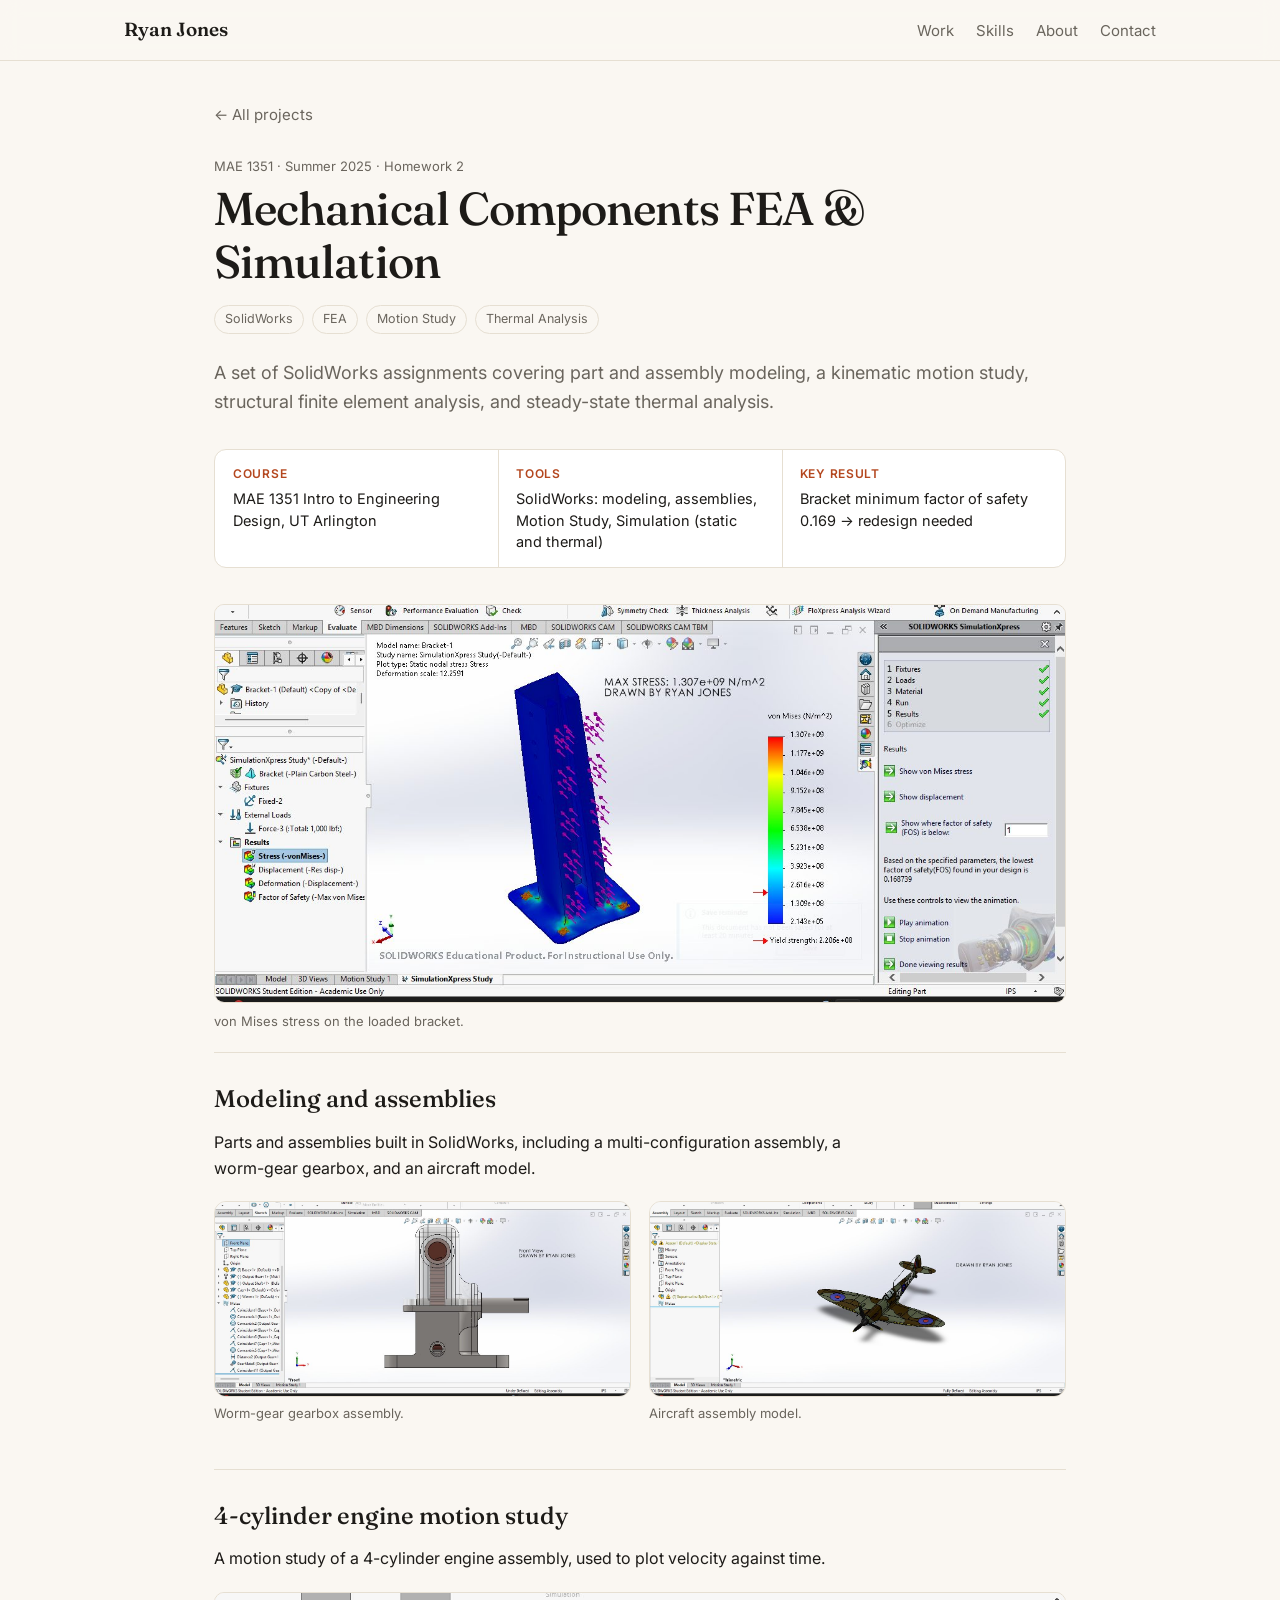
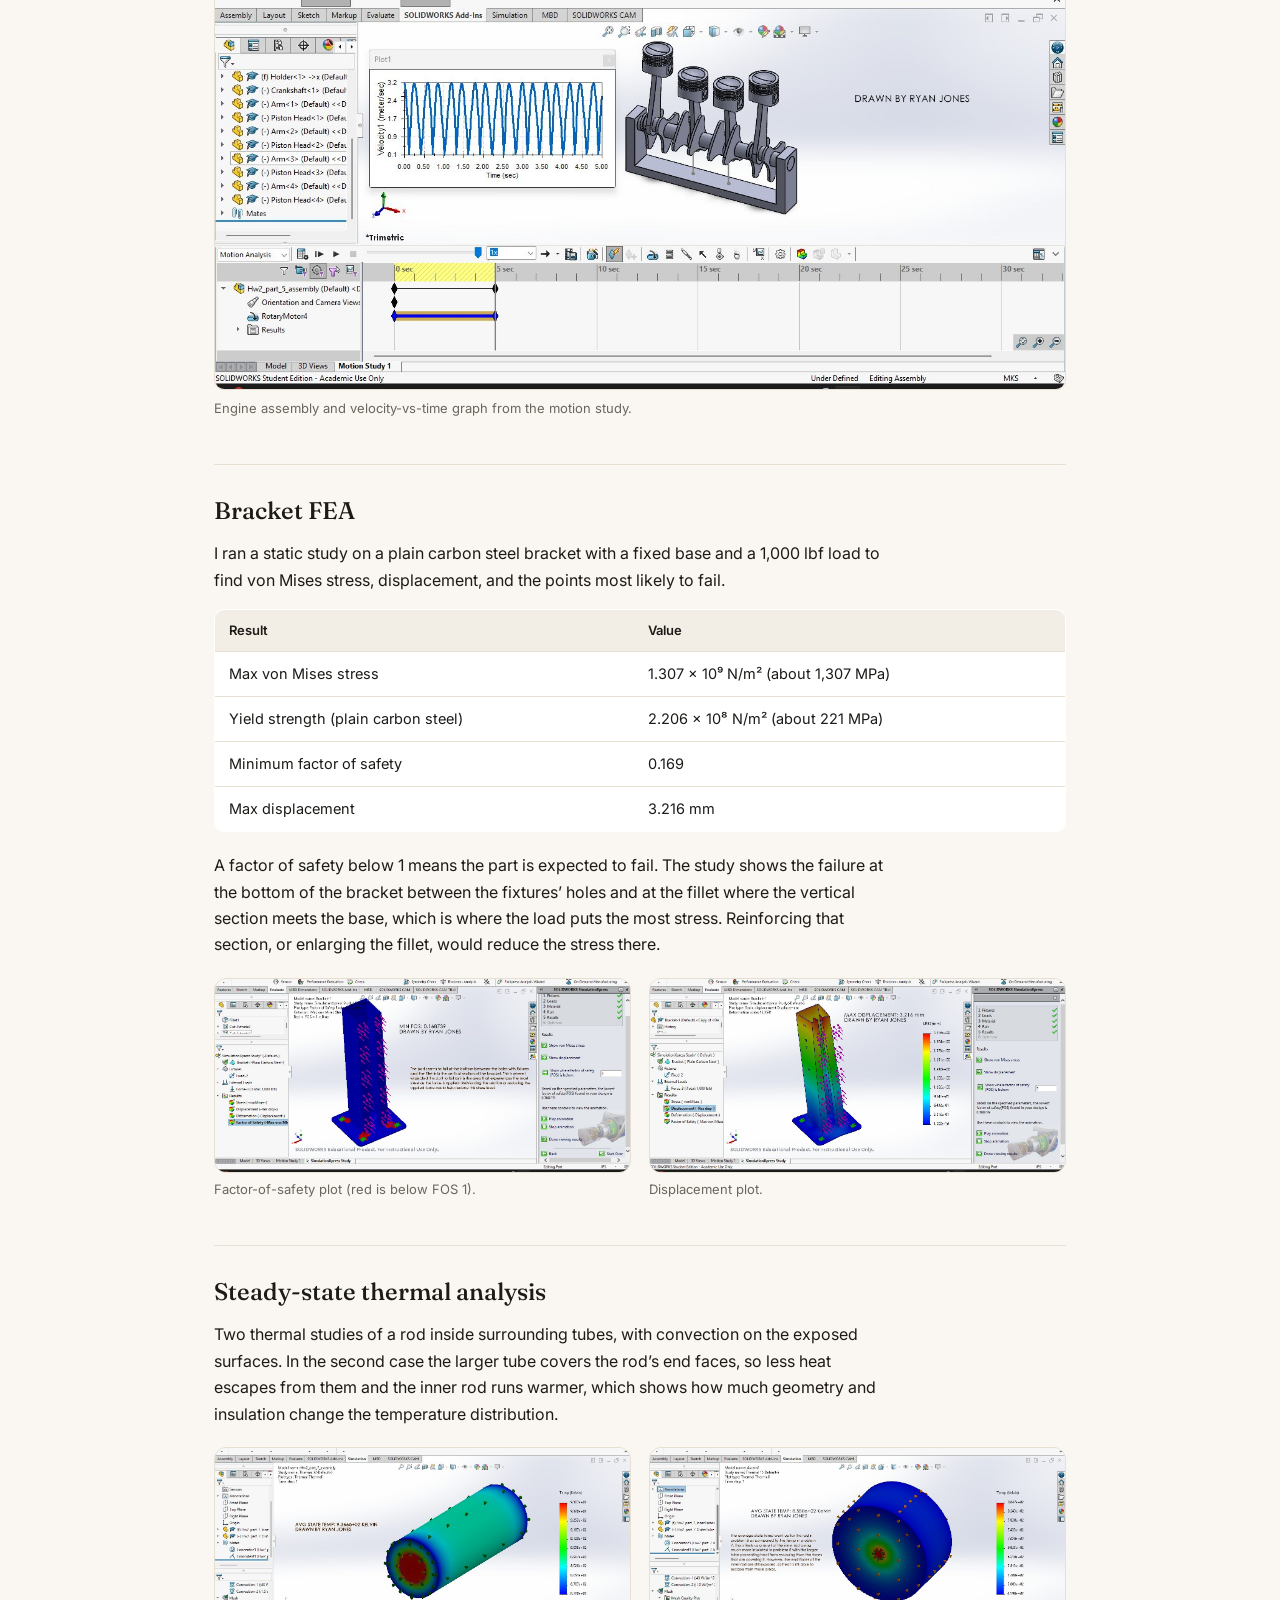
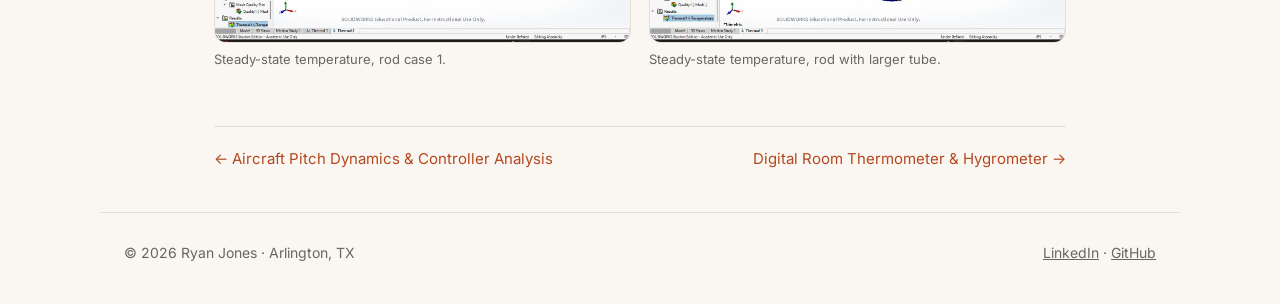
<file: projects/fea-and-motion-simulation.html>
<!doctype html>
<html lang="en"><head><meta charset="utf-8"><meta name="viewport" content="width=device-width, initial-scale=1">
<title>Mechanical Components FEA & Simulation — Ryan Jones</title>
<meta name="description" content="SolidWorks modeling, a 4-cylinder engine motion study, bracket FEA, and steady-state thermal analysis.">
<link rel="preconnect" href="https://fonts.googleapis.com"><link rel="preconnect" href="https://fonts.gstatic.com" crossorigin><link href="https://fonts.googleapis.com/css2?family=Fraunces:opsz,wght@9..144,500;9..144,600&family=Inter:wght@400;500;600&display=swap" rel="stylesheet">
<link rel="stylesheet" href="../css/style.css"></head>
<body>
  <a class="skip" href="#main">Skip to content</a>
  <header class="nav"><div class="wrap nav-inner"><a class="brand" href="../index.html">Ryan Jones</a>
  <nav aria-label="Primary"><a href="../index.html#work">Work</a><a href="../index.html#skills">Skills</a><a href="../index.html#about">About</a><a href="../index.html#contact">Contact</a></nav></div></header>
  <main id="main" class="wrap detail">
    <a class="back" href="../index.html#work">← All projects</a>
    <p class="meta">MAE 1351 · Summer 2025 · Homework 2</p>
    <h1>Mechanical Components FEA &amp; Simulation</h1>
    <p class="tags"><span>SolidWorks</span><span>FEA</span><span>Motion Study</span><span>Thermal Analysis</span></p>
    <p class="lead">A set of SolidWorks assignments covering part and assembly modeling, a kinematic motion study, structural finite element analysis, and steady-state thermal analysis.</p>
    <dl class="facts"><div><dt>Course</dt><dd>MAE 1351 Intro to Engineering Design, UT Arlington</dd></div><div><dt>Tools</dt><dd>SolidWorks: modeling, assemblies, Motion Study, Simulation (static and thermal)</dd></div><div><dt>Key result</dt><dd>Bracket minimum factor of safety 0.169 → redesign needed</dd></div></dl>
    <div class="hero-media"><figure class=""><img src="../assets/images/fea-bracket-stress.jpg" alt="von Mises stress on the loaded bracket." loading="lazy"><figcaption>von Mises stress on the loaded bracket.</figcaption></figure></div>
    <div class="prose"><h2>Modeling and assemblies</h2><p>Parts and assemblies built in SolidWorks, including a multi-configuration assembly, a worm-gear gearbox, and an aircraft model.</p><div class="gallery g2"><figure class=""><img src="../assets/images/fea-gearbox.jpg" alt="Worm-gear gearbox assembly." loading="lazy"><figcaption>Worm-gear gearbox assembly.</figcaption></figure><figure class=""><img src="../assets/images/fea-aircraft.jpg" alt="Aircraft assembly model." loading="lazy"><figcaption>Aircraft assembly model.</figcaption></figure></div><h2>4-cylinder engine motion study</h2><p>A motion study of a 4-cylinder engine assembly, used to plot velocity against time.</p><figure class=""><img src="../assets/images/fea-engine-motion.jpg" alt="Engine assembly and velocity-vs-time graph from the motion study." loading="lazy"><figcaption>Engine assembly and velocity-vs-time graph from the motion study.</figcaption></figure><h2>Bracket FEA</h2><p>I ran a static study on a plain carbon steel bracket with a fixed base and a 1,000 lbf load to find von Mises stress, displacement, and the points most likely to fail.</p><div class="tbl"><table><thead><tr><th>Result</th><th>Value</th></tr></thead><tbody><tr><td>Max von Mises stress</td><td>1.307 × 10⁹ N/m² (about 1,307 MPa)</td></tr><tr><td>Yield strength (plain carbon steel)</td><td>2.206 × 10⁸ N/m² (about 221 MPa)</td></tr><tr><td>Minimum factor of safety</td><td>0.169</td></tr><tr><td>Max displacement</td><td>3.216 mm</td></tr></tbody></table></div><p>A factor of safety below 1 means the part is expected to fail. The study shows the failure at the bottom of the bracket between the fixtures’ holes and at the fillet where the vertical section meets the base, which is where the load puts the most stress. Reinforcing that section, or enlarging the fillet, would reduce the stress there.</p><div class="gallery g2"><figure class=""><img src="../assets/images/fea-bracket-fos.jpg" alt="Factor-of-safety plot (red is below FOS 1)." loading="lazy"><figcaption>Factor-of-safety plot (red is below FOS 1).</figcaption></figure><figure class=""><img src="../assets/images/fea-bracket-displacement.jpg" alt="Displacement plot." loading="lazy"><figcaption>Displacement plot.</figcaption></figure></div><h2>Steady-state thermal analysis</h2><p>Two thermal studies of a rod inside surrounding tubes, with convection on the exposed surfaces. In the second case the larger tube covers the rod’s end faces, so less heat escapes from them and the inner rod runs warmer, which shows how much geometry and insulation change the temperature distribution.</p><div class="gallery g2"><figure class=""><img src="../assets/images/fea-thermal-rod.jpg" alt="Steady-state temperature, rod case 1." loading="lazy"><figcaption>Steady-state temperature, rod case 1.</figcaption></figure><figure class=""><img src="../assets/images/fea-thermal-rod-tube.jpg" alt="Steady-state temperature, rod with larger tube." loading="lazy"><figcaption>Steady-state temperature, rod with larger tube.</figcaption></figure></div></div>
    <nav class="pn" aria-label="More projects"><a href="aircraft-pitch-control.html">← Aircraft Pitch Dynamics &amp; Controller Analysis</a><a href="digital-thermometer-hygrometer.html">Digital Room Thermometer &amp; Hygrometer →</a></nav>
  </main>
  <footer class="wrap footer"><span>© 2026 Ryan Jones · Arlington, TX</span><span><a href="https://www.linkedin.com/in/ryancjones311/" target="_blank" rel="noopener">LinkedIn</a> · <a href="https://github.com/ryancjones311" target="_blank" rel="noopener">GitHub</a></span></footer>
  <script src="../js/site.js"></script>
</body></html>
</file>
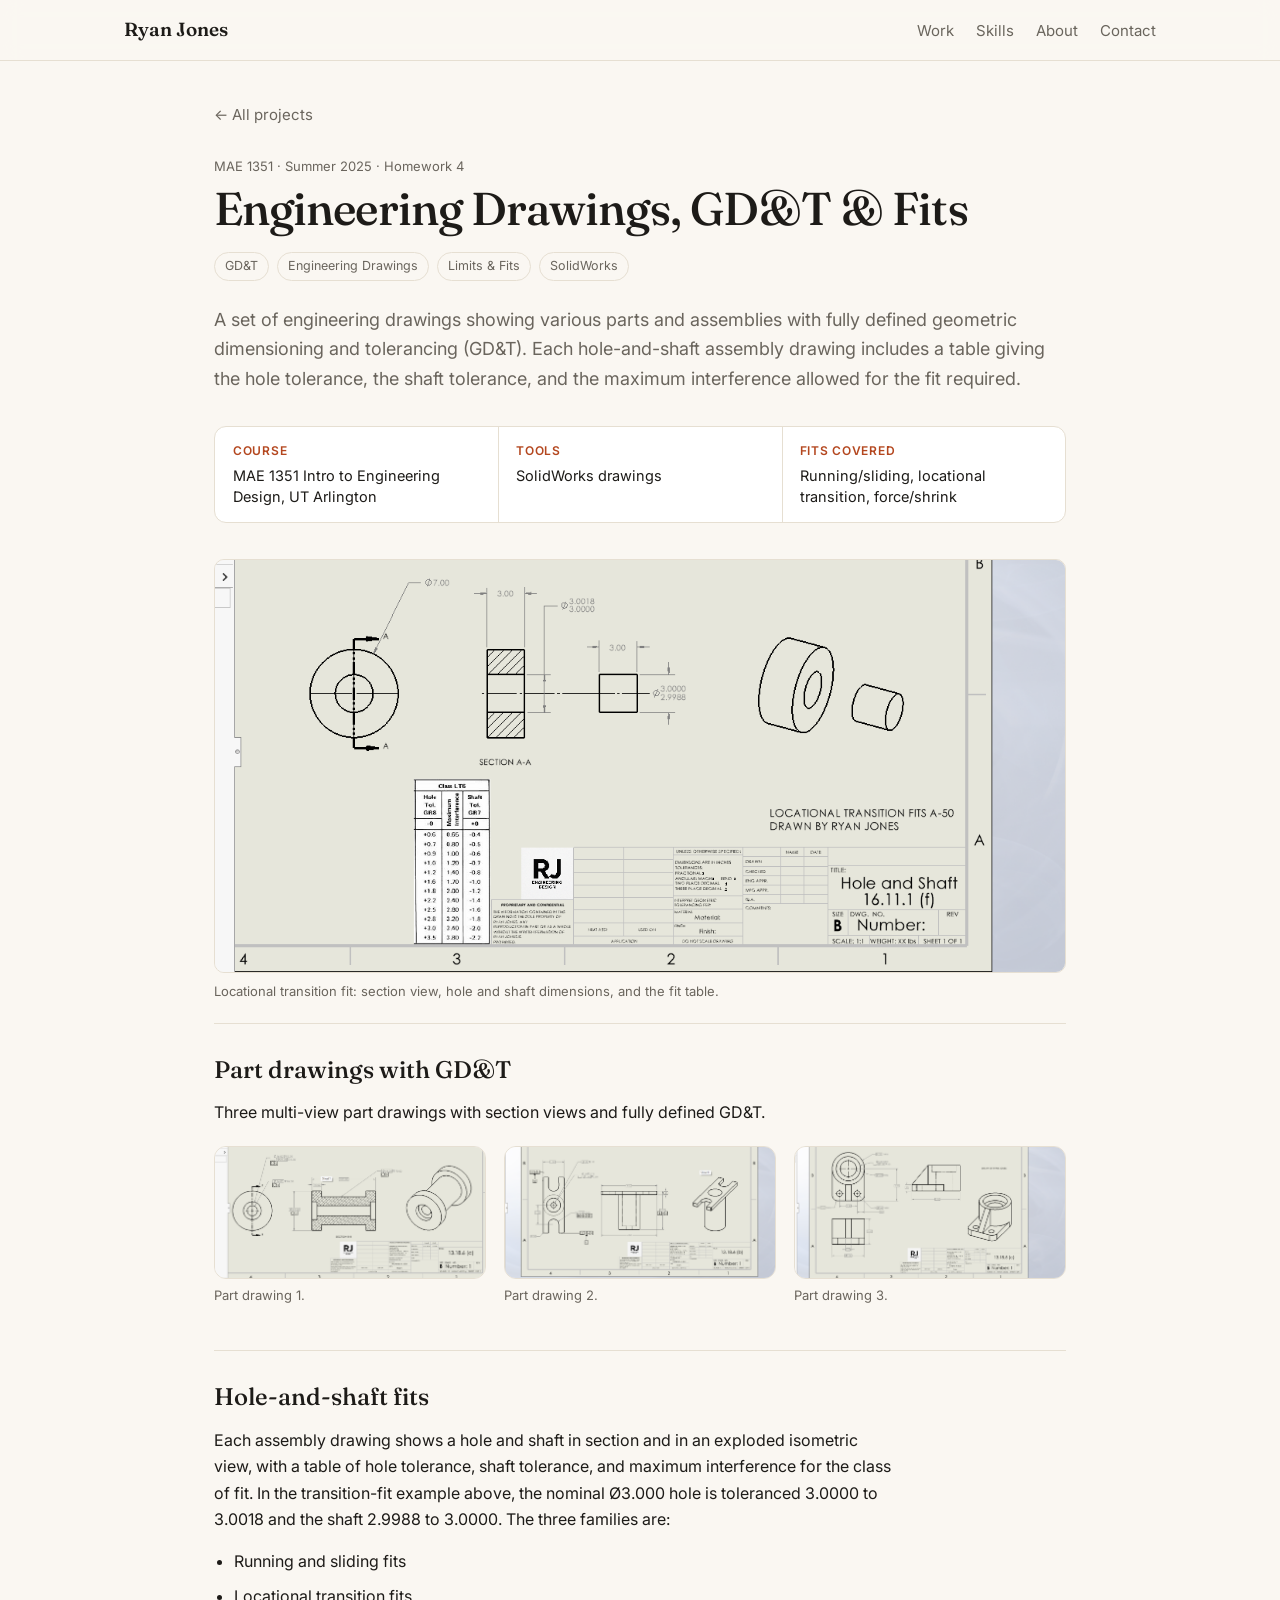
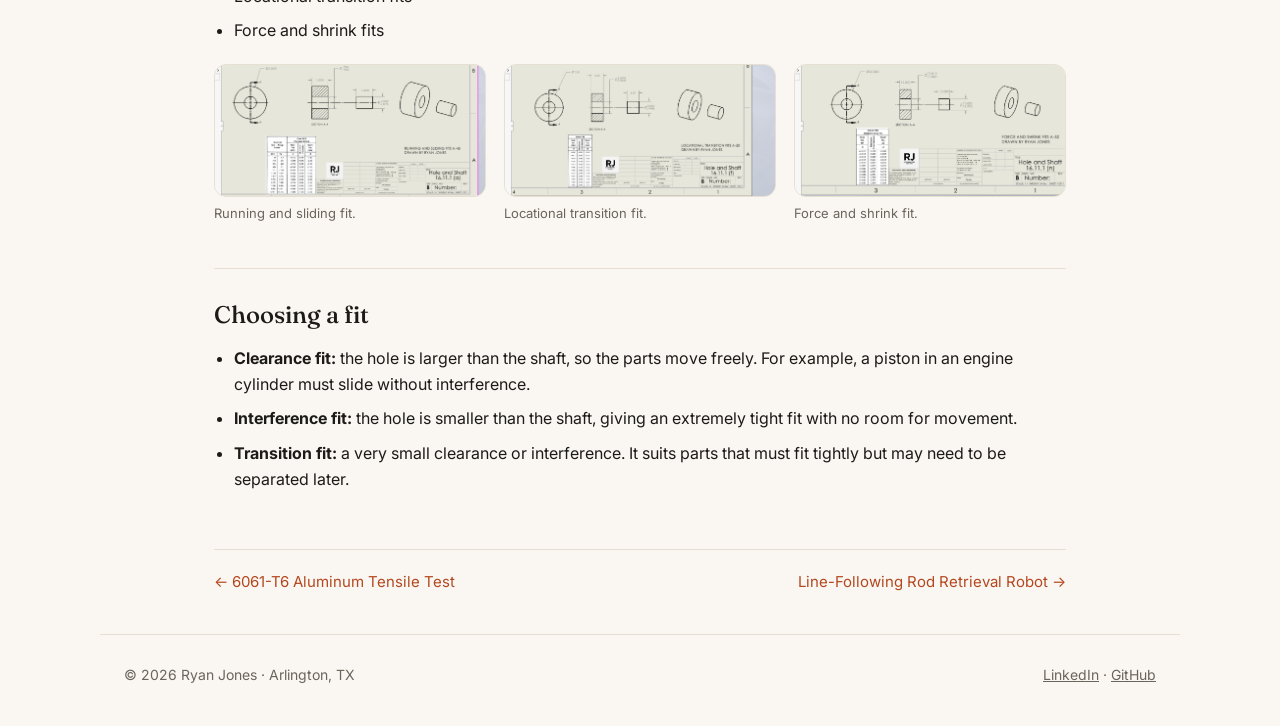
<file: projects/gdt-drawings-and-fits.html>
<!doctype html>
<html lang="en"><head><meta charset="utf-8"><meta name="viewport" content="width=device-width, initial-scale=1">
<title>Engineering Drawings, GD&T & Fits — Ryan Jones</title>
<meta name="description" content="Part and assembly drawings with fully defined GD&amp;T and fit tables for hole, shaft, and maximum interference.">
<link rel="preconnect" href="https://fonts.googleapis.com"><link rel="preconnect" href="https://fonts.gstatic.com" crossorigin><link href="https://fonts.googleapis.com/css2?family=Fraunces:opsz,wght@9..144,500;9..144,600&family=Inter:wght@400;500;600&display=swap" rel="stylesheet">
<link rel="stylesheet" href="../css/style.css"></head>
<body>
  <a class="skip" href="#main">Skip to content</a>
  <header class="nav"><div class="wrap nav-inner"><a class="brand" href="../index.html">Ryan Jones</a>
  <nav aria-label="Primary"><a href="../index.html#work">Work</a><a href="../index.html#skills">Skills</a><a href="../index.html#about">About</a><a href="../index.html#contact">Contact</a></nav></div></header>
  <main id="main" class="wrap detail">
    <a class="back" href="../index.html#work">← All projects</a>
    <p class="meta">MAE 1351 · Summer 2025 · Homework 4</p>
    <h1>Engineering Drawings, GD&amp;T &amp; Fits</h1>
    <p class="tags"><span>GD&amp;T</span><span>Engineering Drawings</span><span>Limits &amp; Fits</span><span>SolidWorks</span></p>
    <p class="lead">A set of engineering drawings showing various parts and assemblies with fully defined geometric dimensioning and tolerancing (GD&amp;T). Each hole-and-shaft assembly drawing includes a table giving the hole tolerance, the shaft tolerance, and the maximum interference allowed for the fit required.</p>
    <dl class="facts"><div><dt>Course</dt><dd>MAE 1351 Intro to Engineering Design, UT Arlington</dd></div><div><dt>Tools</dt><dd>SolidWorks drawings</dd></div><div><dt>Fits covered</dt><dd>Running/sliding, locational transition, force/shrink</dd></div></dl>
    <div class="hero-media"><figure class=""><img src="../assets/images/gdt-fit-transition.png" alt="Locational transition fit: section view, hole and shaft dimensions, and the fit table." loading="lazy"><figcaption>Locational transition fit: section view, hole and shaft dimensions, and the fit table.</figcaption></figure></div>
    <div class="prose"><h2>Part drawings with GD&amp;T</h2><p>Three multi-view part drawings with section views and fully defined GD&amp;T.</p><div class="gallery g3"><figure class=""><img src="../assets/images/gdt-part1.png" alt="Part drawing 1." loading="lazy"><figcaption>Part drawing 1.</figcaption></figure><figure class=""><img src="../assets/images/gdt-part2.png" alt="Part drawing 2." loading="lazy"><figcaption>Part drawing 2.</figcaption></figure><figure class=""><img src="../assets/images/gdt-part3.png" alt="Part drawing 3." loading="lazy"><figcaption>Part drawing 3.</figcaption></figure></div><h2>Hole-and-shaft fits</h2><p>Each assembly drawing shows a hole and shaft in section and in an exploded isometric view, with a table of hole tolerance, shaft tolerance, and maximum interference for the class of fit. In the transition-fit example above, the nominal Ø3.000 hole is toleranced 3.0000 to 3.0018 and the shaft 2.9988 to 3.0000. The three families are:</p><ul><li>Running and sliding fits</li><li>Locational transition fits</li><li>Force and shrink fits</li></ul><div class="gallery g3"><figure class=""><img src="../assets/images/gdt-fit-running.png" alt="Running and sliding fit." loading="lazy"><figcaption>Running and sliding fit.</figcaption></figure><figure class=""><img src="../assets/images/gdt-fit-transition.png" alt="Locational transition fit." loading="lazy"><figcaption>Locational transition fit.</figcaption></figure><figure class=""><img src="../assets/images/gdt-fit-force.png" alt="Force and shrink fit." loading="lazy"><figcaption>Force and shrink fit.</figcaption></figure></div><h2>Choosing a fit</h2><ul><li><strong>Clearance fit:</strong> the hole is larger than the shaft, so the parts move freely. For example, a piston in an engine cylinder must slide without interference.</li><li><strong>Interference fit:</strong> the hole is smaller than the shaft, giving an extremely tight fit with no room for movement.</li><li><strong>Transition fit:</strong> a very small clearance or interference. It suits parts that must fit tightly but may need to be separated later.</li></ul></div>
    <nav class="pn" aria-label="More projects"><a href="6061-t6-aluminum-testing.html">← 6061-T6 Aluminum Tensile Test</a><a href="lego-line-following-robot.html">Line-Following Rod Retrieval Robot →</a></nav>
  </main>
  <footer class="wrap footer"><span>© 2026 Ryan Jones · Arlington, TX</span><span><a href="https://www.linkedin.com/in/ryancjones311/" target="_blank" rel="noopener">LinkedIn</a> · <a href="https://github.com/ryancjones311" target="_blank" rel="noopener">GitHub</a></span></footer>
  <script src="../js/site.js"></script>
</body></html>
</file>
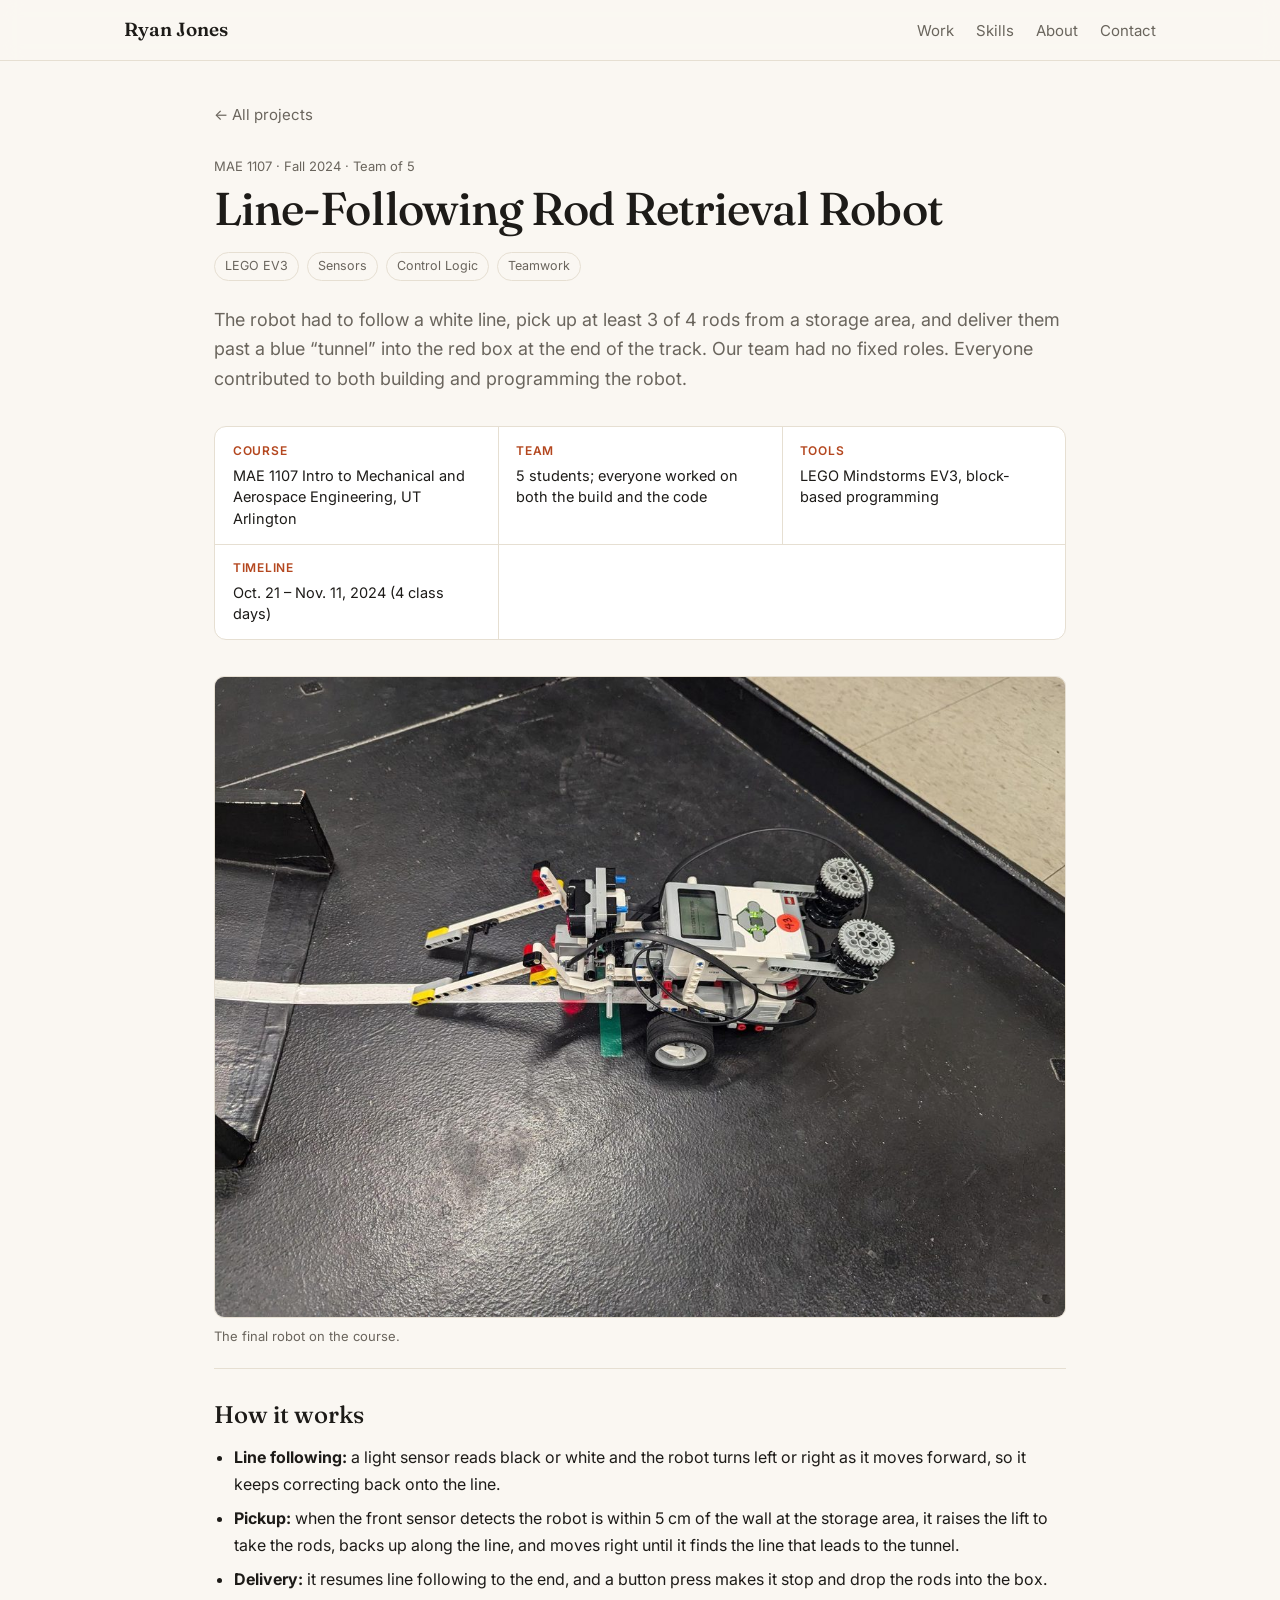
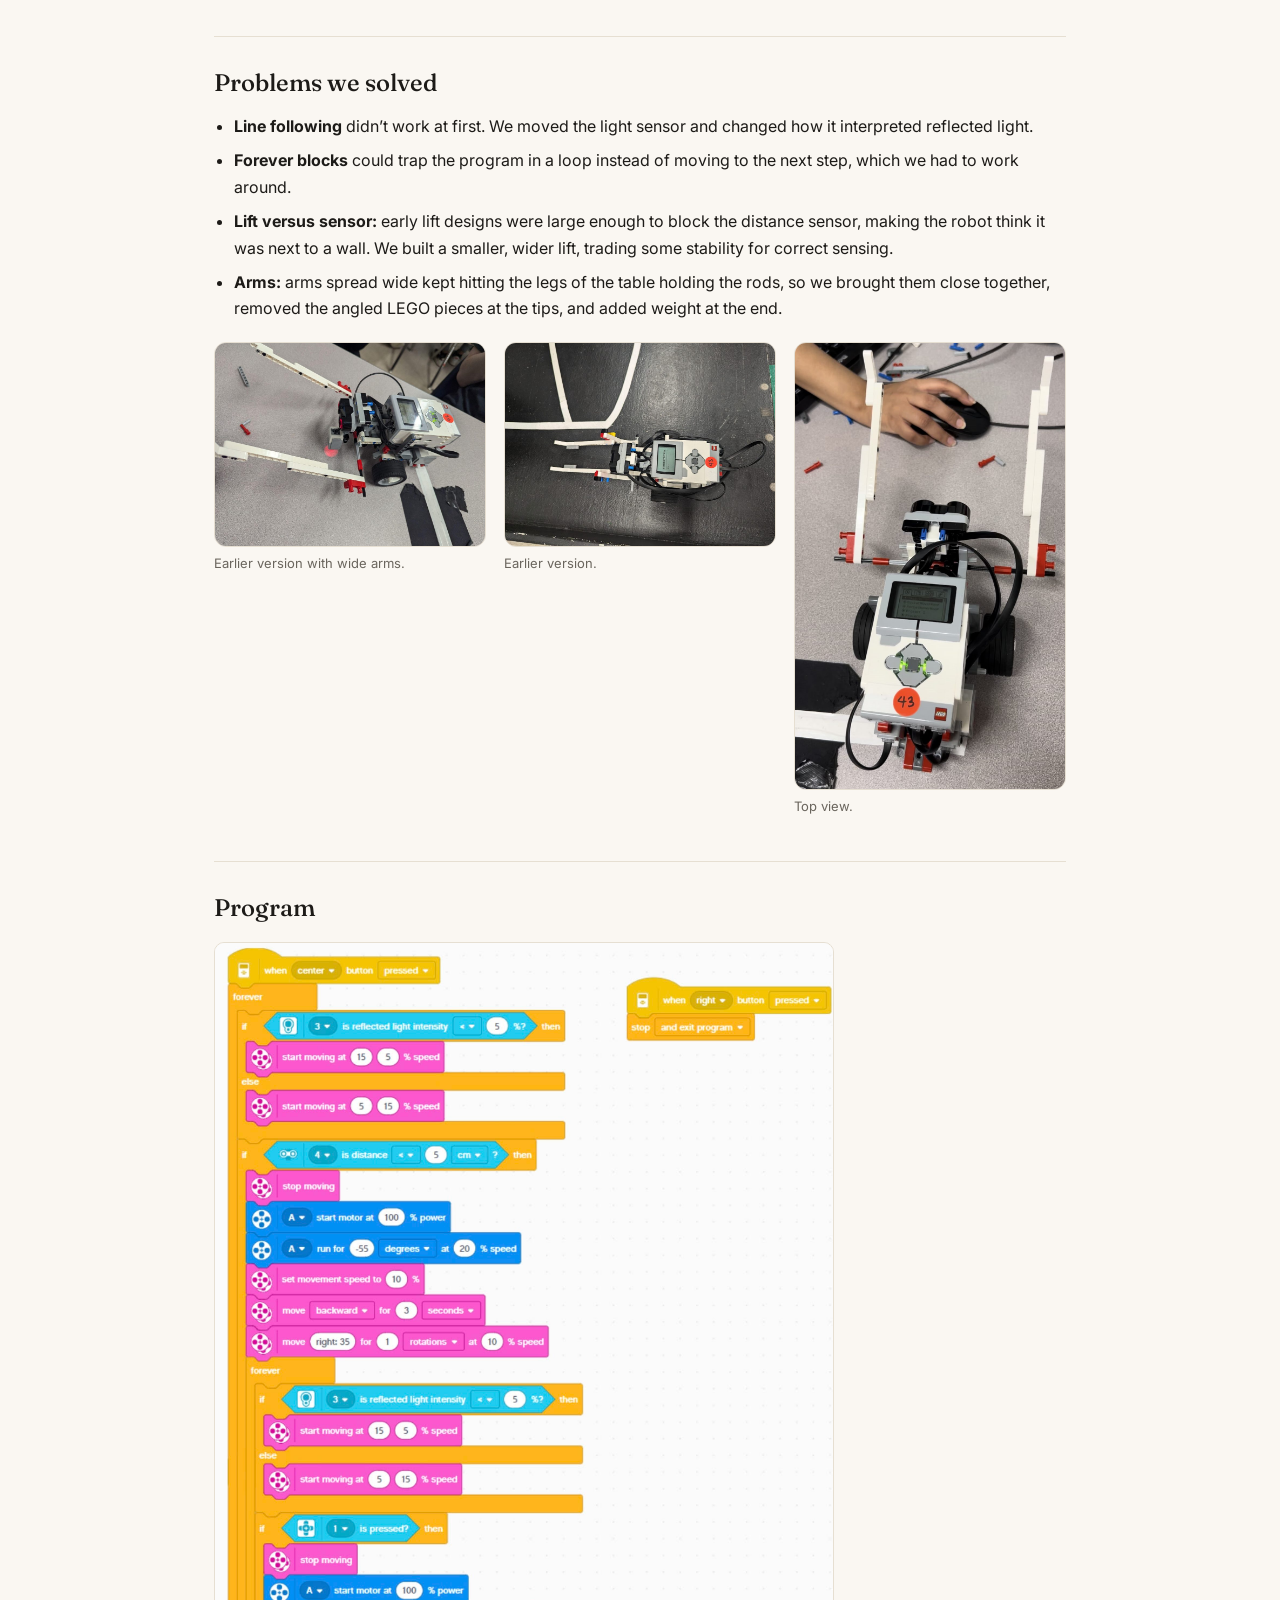
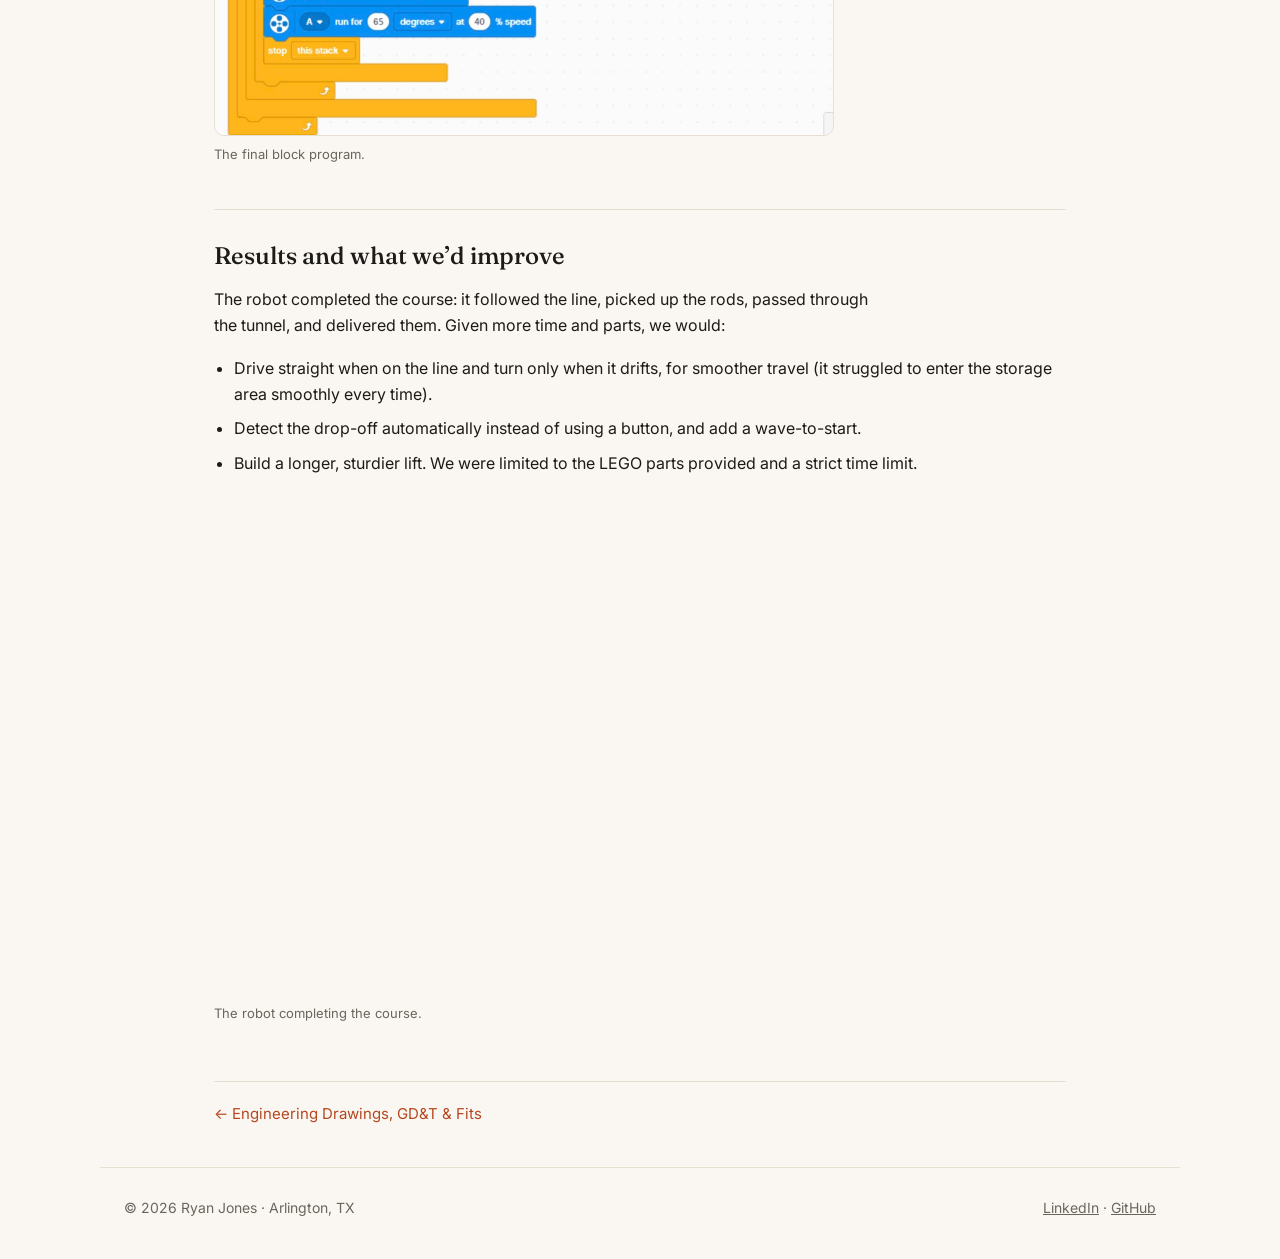
<file: projects/lego-line-following-robot.html>
<!doctype html>
<html lang="en"><head><meta charset="utf-8"><meta name="viewport" content="width=device-width, initial-scale=1">
<title>Line-Following Rod Retrieval Robot — Ryan Jones</title>
<meta name="description" content="A LEGO EV3 robot that follows a white line, picks up rods, and delivers them to a drop-off box past a tunnel.">
<link rel="preconnect" href="https://fonts.googleapis.com"><link rel="preconnect" href="https://fonts.gstatic.com" crossorigin><link href="https://fonts.googleapis.com/css2?family=Fraunces:opsz,wght@9..144,500;9..144,600&family=Inter:wght@400;500;600&display=swap" rel="stylesheet">
<link rel="stylesheet" href="../css/style.css"></head>
<body>
  <a class="skip" href="#main">Skip to content</a>
  <header class="nav"><div class="wrap nav-inner"><a class="brand" href="../index.html">Ryan Jones</a>
  <nav aria-label="Primary"><a href="../index.html#work">Work</a><a href="../index.html#skills">Skills</a><a href="../index.html#about">About</a><a href="../index.html#contact">Contact</a></nav></div></header>
  <main id="main" class="wrap detail">
    <a class="back" href="../index.html#work">← All projects</a>
    <p class="meta">MAE 1107 · Fall 2024 · Team of 5</p>
    <h1>Line-Following Rod Retrieval Robot</h1>
    <p class="tags"><span>LEGO EV3</span><span>Sensors</span><span>Control Logic</span><span>Teamwork</span></p>
    <p class="lead">The robot had to follow a white line, pick up at least 3 of 4 rods from a storage area, and deliver them past a blue “tunnel” into the red box at the end of the track. Our team had no fixed roles. Everyone contributed to both building and programming the robot.</p>
    <dl class="facts"><div><dt>Course</dt><dd>MAE 1107 Intro to Mechanical and Aerospace Engineering, UT Arlington</dd></div><div><dt>Team</dt><dd>5 students; everyone worked on both the build and the code</dd></div><div><dt>Tools</dt><dd>LEGO Mindstorms EV3, block-based programming</dd></div><div><dt>Timeline</dt><dd>Oct. 21 – Nov. 11, 2024 (4 class days)</dd></div></dl>
    <div class="hero-media"><figure class=""><img src="../assets/images/lego-robot-final.jpg" alt="The final robot on the course." loading="lazy"><figcaption>The final robot on the course.</figcaption></figure></div>
    <div class="prose"><h2>How it works</h2><ul><li><strong>Line following:</strong> a light sensor reads black or white and the robot turns left or right as it moves forward, so it keeps correcting back onto the line.</li><li><strong>Pickup:</strong> when the front sensor detects the robot is within 5 cm of the wall at the storage area, it raises the lift to take the rods, backs up along the line, and moves right until it finds the line that leads to the tunnel.</li><li><strong>Delivery:</strong> it resumes line following to the end, and a button press makes it stop and drop the rods into the box.</li></ul><h2>Problems we solved</h2><ul><li><strong>Line following</strong> didn’t work at first. We moved the light sensor and changed how it interpreted reflected light.</li><li><strong>Forever blocks</strong> could trap the program in a loop instead of moving to the next step, which we had to work around.</li><li><strong>Lift versus sensor:</strong> early lift designs were large enough to block the distance sensor, making the robot think it was next to a wall. We built a smaller, wider lift, trading some stability for correct sensing.</li><li><strong>Arms:</strong> arms spread wide kept hitting the legs of the table holding the rods, so we brought them close together, removed the angled LEGO pieces at the tips, and added weight at the end.</li></ul><div class="gallery g3"><figure class=""><img src="../assets/images/lego-before-1.jpg" alt="Earlier version with wide arms." loading="lazy"><figcaption>Earlier version with wide arms.</figcaption></figure><figure class=""><img src="../assets/images/lego-before-2.jpg" alt="Earlier version." loading="lazy"><figcaption>Earlier version.</figcaption></figure><figure class=""><img src="../assets/images/lego-top.jpg" alt="Top view." loading="lazy"><figcaption>Top view.</figcaption></figure></div><h2>Program</h2><figure class="narrow-fig"><img src="../assets/images/lego-code.png" alt="The final block program." loading="lazy"><figcaption>The final block program.</figcaption></figure><h2>Results and what we’d improve</h2><p>The robot completed the course: it followed the line, picked up the rods, passed through the tunnel, and delivered them. Given more time and parts, we would:</p><ul><li>Drive straight when on the line and turn only when it drifts, for smoother travel (it struggled to enter the storage area smoothly every time).</li><li>Detect the drop-off automatically instead of using a button, and add a wave-to-start.</li><li>Build a longer, sturdier lift. We were limited to the LEGO parts provided and a strict time limit.</li></ul> 
<figure class="vid wide"><div class="video"><iframe src="https://www.youtube.com/embed/M2R_I4u5NtI" title="Rod retrieval robot run" allowfullscreen loading="lazy"></iframe></div><figcaption>The robot completing the course.</figcaption></figure>
</div>
    <nav class="pn" aria-label="More projects"><a href="gdt-drawings-and-fits.html">← Engineering Drawings, GD&amp;T &amp; Fits</a></nav>
  </main>
  <footer class="wrap footer"><span>© 2026 Ryan Jones · Arlington, TX</span><span><a href="https://www.linkedin.com/in/ryancjones311/" target="_blank" rel="noopener">LinkedIn</a> · <a href="https://github.com/ryancjones311" target="_blank" rel="noopener">GitHub</a></span></footer>
  <script src="../js/site.js"></script>
</body></html>
</file>
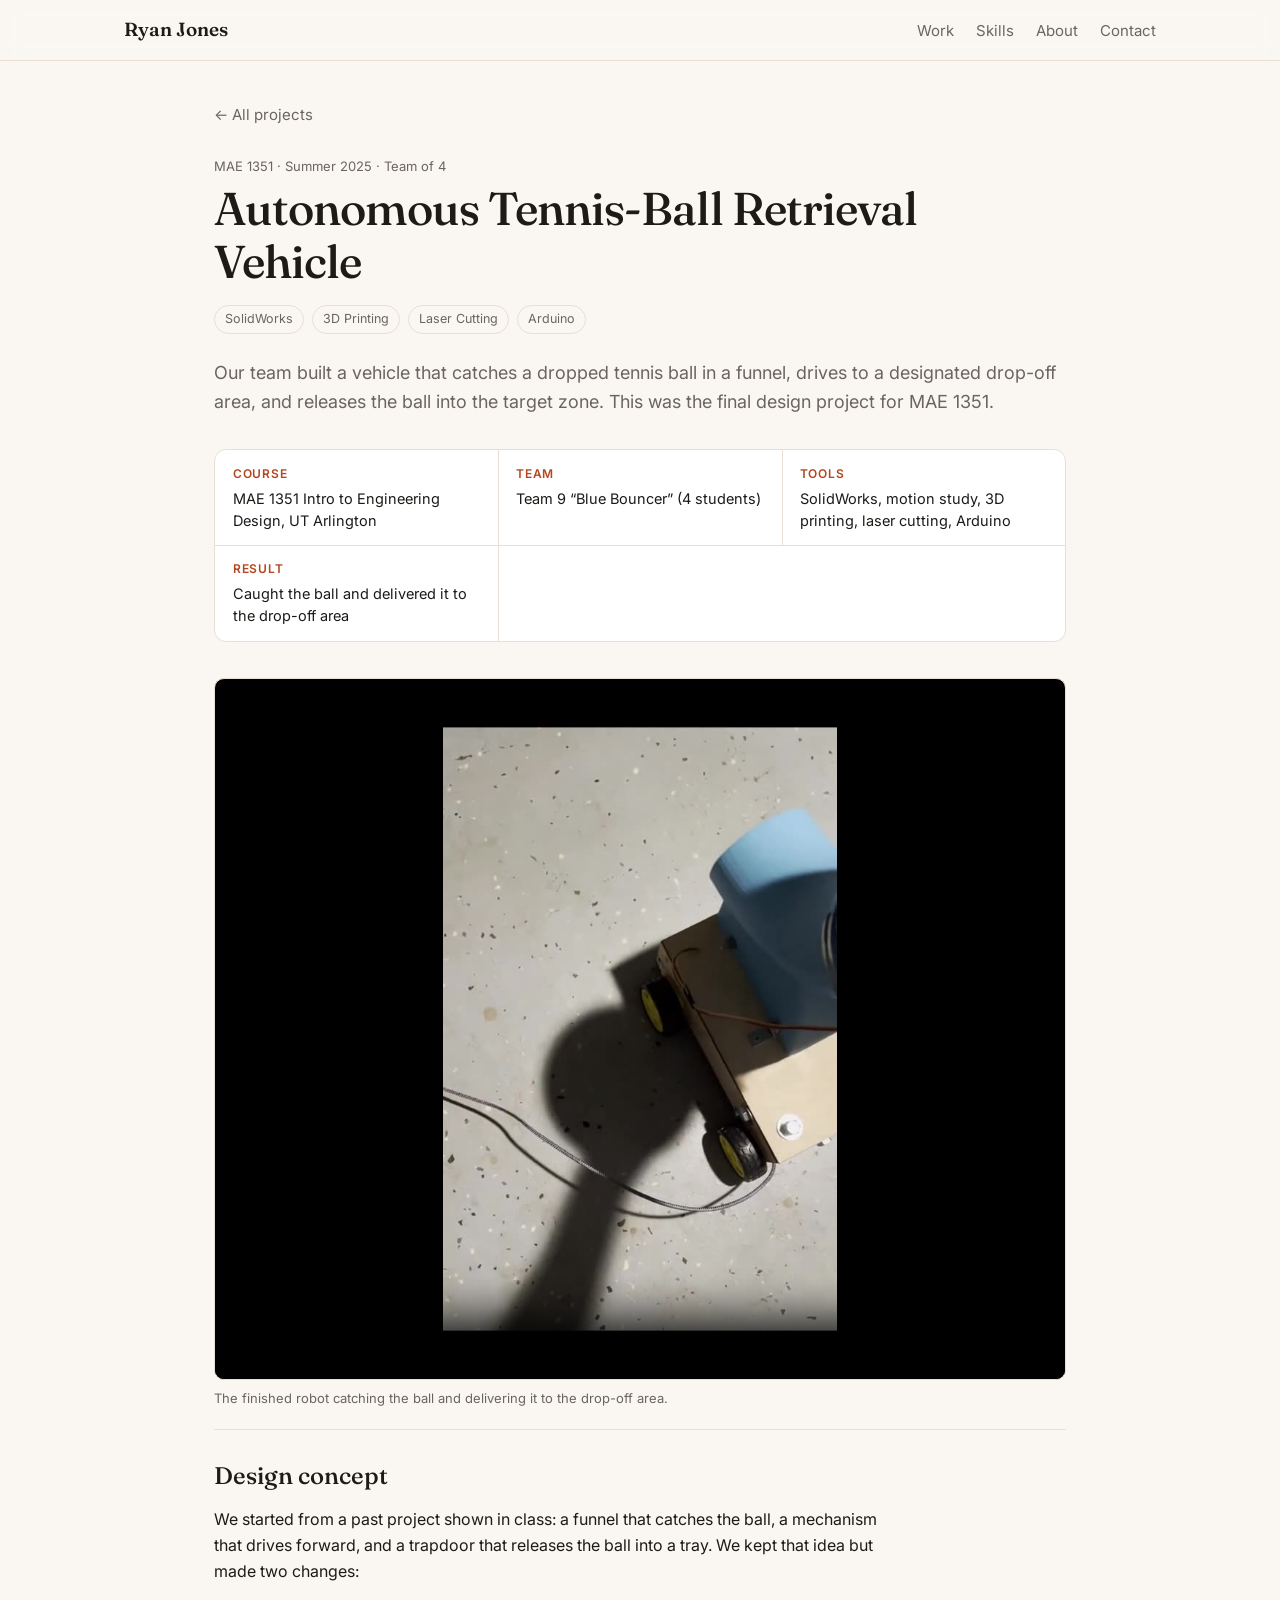
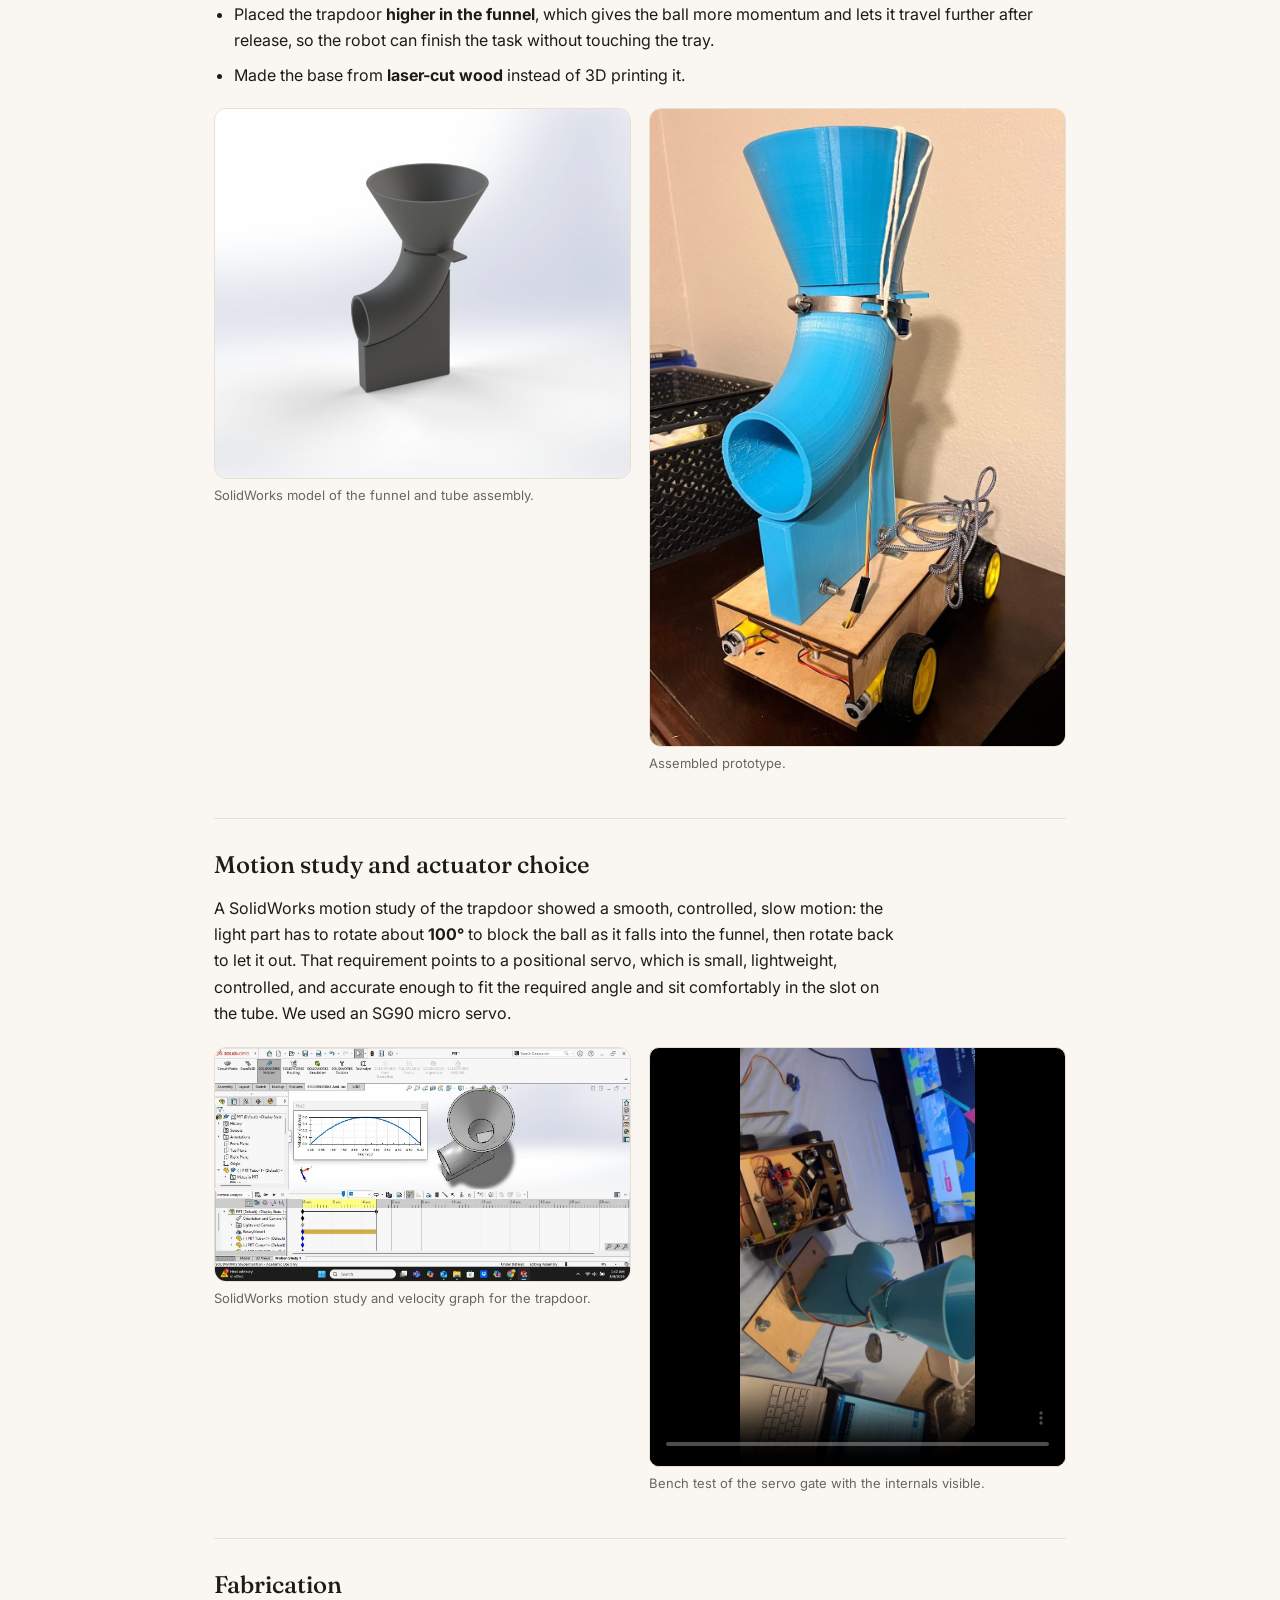
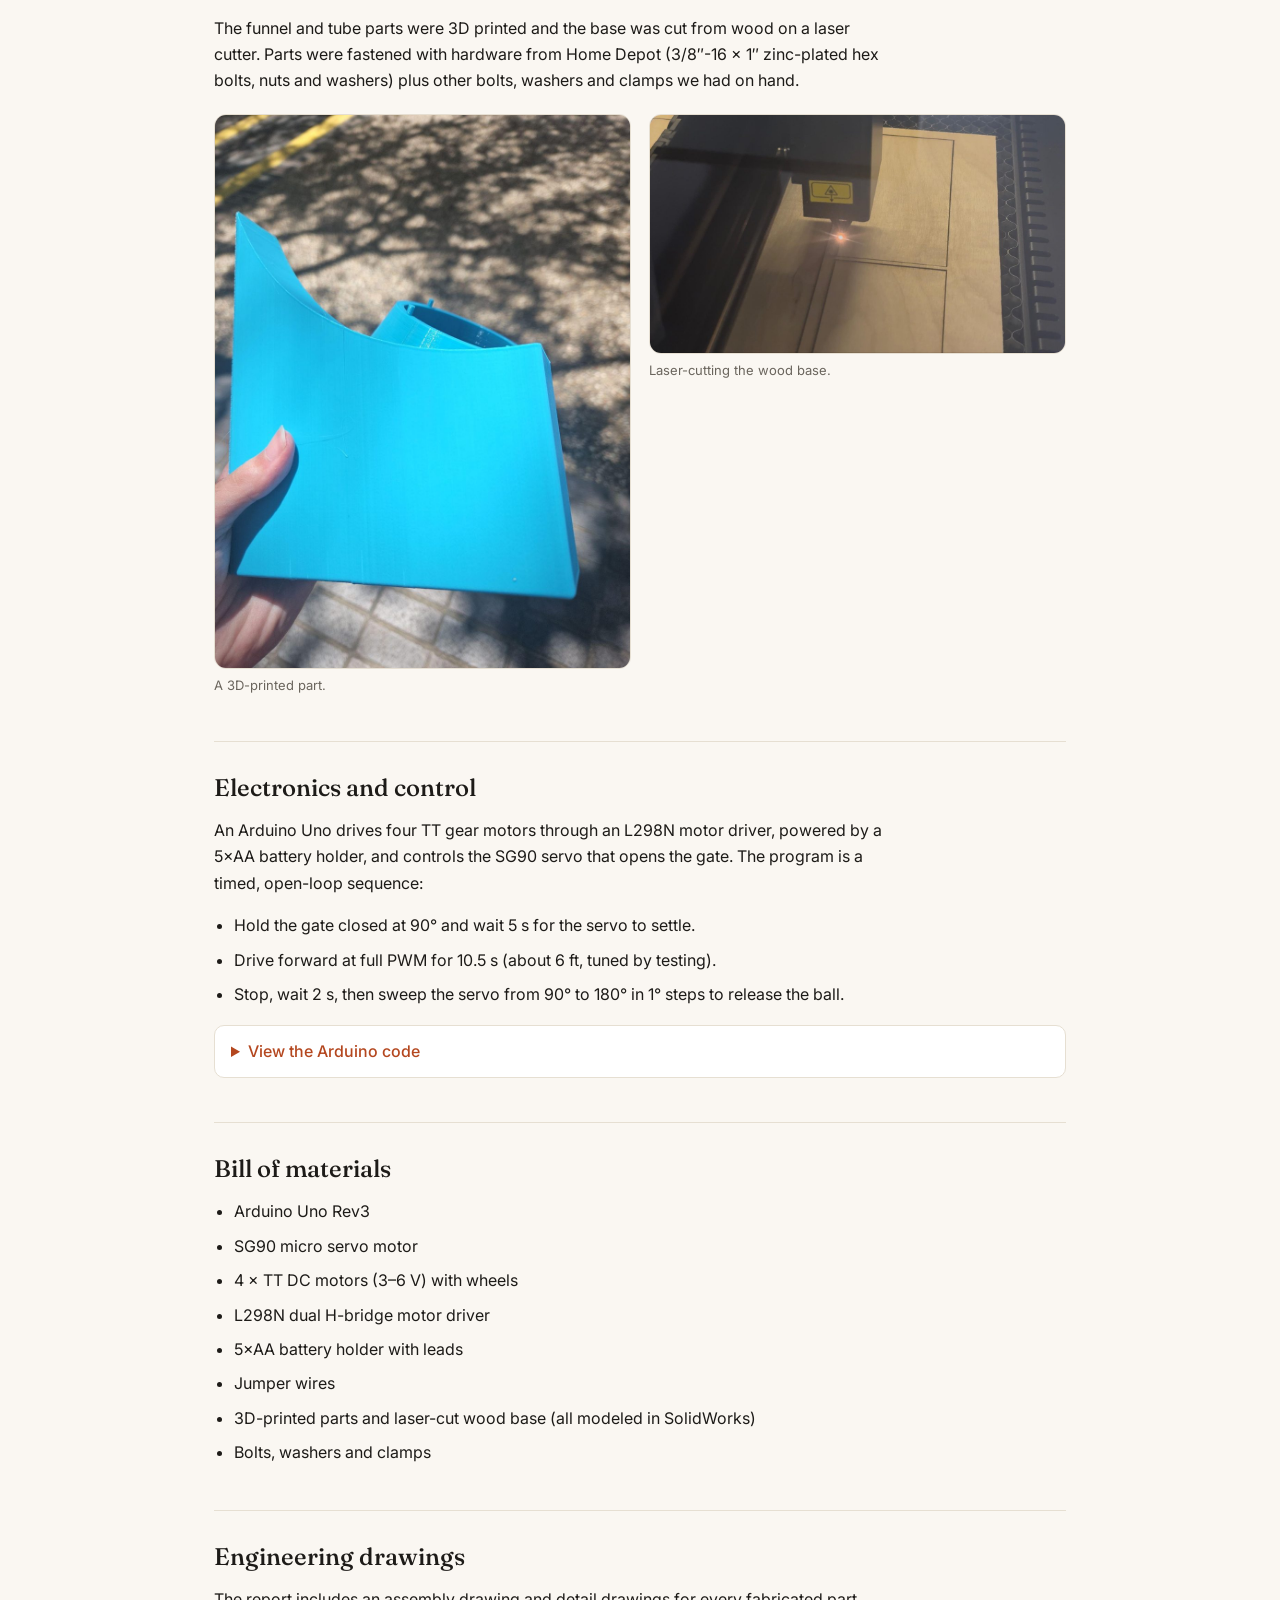
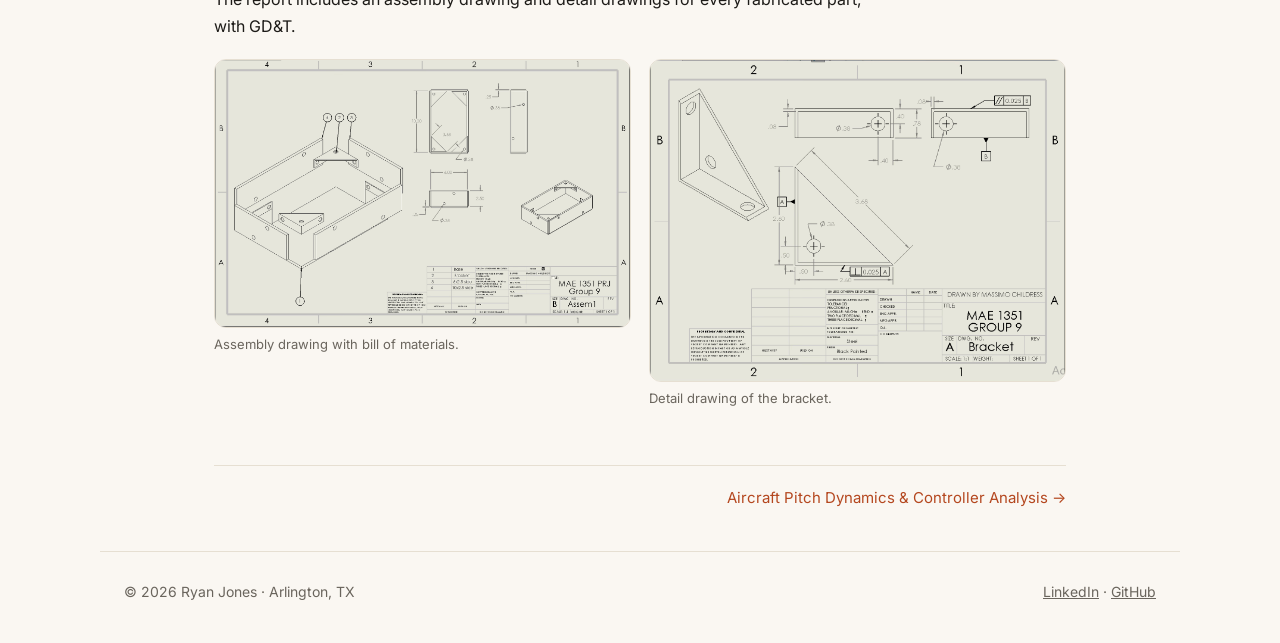
<file: projects/tennis-ball-retrieval-vehicle.html>
<!doctype html>
<html lang="en"><head><meta charset="utf-8"><meta name="viewport" content="width=device-width, initial-scale=1">
<title>Autonomous Tennis-Ball Retrieval Vehicle — Ryan Jones</title>
<meta name="description" content="A funnel-and-trapdoor vehicle that catches a dropped tennis ball, drives to a drop-off area, and releases the ball into the target.">
<link rel="preconnect" href="https://fonts.googleapis.com"><link rel="preconnect" href="https://fonts.gstatic.com" crossorigin><link href="https://fonts.googleapis.com/css2?family=Fraunces:opsz,wght@9..144,500;9..144,600&family=Inter:wght@400;500;600&display=swap" rel="stylesheet">
<link rel="stylesheet" href="../css/style.css"></head>
<body>
  <a class="skip" href="#main">Skip to content</a>
  <header class="nav"><div class="wrap nav-inner"><a class="brand" href="../index.html">Ryan Jones</a>
  <nav aria-label="Primary"><a href="../index.html#work">Work</a><a href="../index.html#skills">Skills</a><a href="../index.html#about">About</a><a href="../index.html#contact">Contact</a></nav></div></header>
  <main id="main" class="wrap detail">
    <a class="back" href="../index.html#work">← All projects</a>
    <p class="meta">MAE 1351 · Summer 2025 · Team of 4</p>
    <h1>Autonomous Tennis-Ball Retrieval Vehicle</h1>
    <p class="tags"><span>SolidWorks</span><span>3D Printing</span><span>Laser Cutting</span><span>Arduino</span></p>
    <p class="lead">Our team built a vehicle that catches a dropped tennis ball in a funnel, drives to a designated drop-off area, and releases the ball into the target zone. This was the final design project for MAE 1351.</p>
    <dl class="facts"><div><dt>Course</dt><dd>MAE 1351 Intro to Engineering Design, UT Arlington</dd></div><div><dt>Team</dt><dd>Team 9 “Blue Bouncer” (4 students)</dd></div><div><dt>Tools</dt><dd>SolidWorks, motion study, 3D printing, laser cutting, Arduino</dd></div><div><dt>Result</dt><dd>Caught the ball and delivered it to the drop-off area</dd></div></dl>
    <div class="hero-media"><figure class="vid"><video controls preload="metadata" playsinline poster="../assets/images/tennis-delivery-poster.jpg"><source src="../assets/video/tennis-delivery.mp4" type="video/mp4">Your browser does not support video.</video><figcaption>The finished robot catching the ball and delivering it to the drop-off area.</figcaption></figure></div>
    <div class="prose"><h2>Design concept</h2><p>We started from a past project shown in class: a funnel that catches the ball, a mechanism that drives forward, and a trapdoor that releases the ball into a tray. We kept that idea but made two changes:</p><ul><li>Placed the trapdoor <strong>higher in the funnel</strong>, which gives the ball more momentum and lets it travel further after release, so the robot can finish the task without touching the tray.</li><li>Made the base from <strong>laser-cut wood</strong> instead of 3D printing it.</li></ul><div class="gallery g2"><figure class=""><img src="../assets/images/tennis-cad.jpg" alt="SolidWorks model of the funnel and tube assembly." loading="lazy"><figcaption>SolidWorks model of the funnel and tube assembly.</figcaption></figure><figure class=""><img src="../assets/images/tennis-prototype.jpg" alt="Assembled prototype." loading="lazy"><figcaption>Assembled prototype.</figcaption></figure></div><h2>Motion study and actuator choice</h2><p>A SolidWorks motion study of the trapdoor showed a smooth, controlled, slow motion: the light part has to rotate about <strong>100°</strong> to block the ball as it falls into the funnel, then rotate back to let it out. That requirement points to a positional servo, which is small, lightweight, controlled, and accurate enough to fit the required angle and sit comfortably in the slot on the tube. We used an SG90 micro servo.</p><div class="gallery g2"><figure class=""><img src="../assets/images/tennis-motion-study.jpg" alt="SolidWorks motion study and velocity graph for the trapdoor." loading="lazy"><figcaption>SolidWorks motion study and velocity graph for the trapdoor.</figcaption></figure><figure class="vid"><video controls preload="metadata" playsinline poster="../assets/images/servo-test-poster.jpg"><source src="../assets/video/servo-test.mp4" type="video/mp4">Your browser does not support video.</video><figcaption>Bench test of the servo gate with the internals visible.</figcaption></figure></div><h2>Fabrication</h2><p>The funnel and tube parts were 3D printed and the base was cut from wood on a laser cutter. Parts were fastened with hardware from Home Depot (3/8″-16 × 1″ zinc-plated hex bolts, nuts and washers) plus other bolts, washers and clamps we had on hand.</p><div class="gallery g2"><figure class=""><img src="../assets/images/tennis-printed-part.jpg" alt="A 3D-printed part." loading="lazy"><figcaption>A 3D-printed part.</figcaption></figure><figure class=""><img src="../assets/images/tennis-laser-cutting.jpg" alt="Laser-cutting the wood base." loading="lazy"><figcaption>Laser-cutting the wood base.</figcaption></figure></div><h2>Electronics and control</h2><p>An Arduino Uno drives four TT gear motors through an L298N motor driver, powered by a 5×AA battery holder, and controls the SG90 servo that opens the gate. The program is a timed, open-loop sequence:</p><ul><li>Hold the gate closed at 90° and wait 5 s for the servo to settle.</li><li>Drive forward at full PWM for 10.5 s (about 6 ft, tuned by testing).</li><li>Stop, wait 2 s, then sweep the servo from 90° to 180° in 1° steps to release the ball.</li></ul><details class="code"><summary>View the Arduino code</summary><pre><code>#include &lt;Servo.h&gt;

// Motor Pins (2 motors = 1 per wheel)
const int ena = 5;  // Left motor speed (PWM)
const int in1 = 6;  // Left motor control 1
const int in2 = 7;  // Left motor control 2
const int in3 = 8;  // Right motor control 1
const int in4 = 9;  // Right motor control 2
const int enb = 10; // Right motor speed (PWM)

// Servo Setup
Servo ballGateServo;
const int servoPin = 13;
const int HOLD_ANGLE = 90;    // Position to hold ball
const int RELEASE_ANGLE = 180; // Position to release ball

void setup() {
  // Initialize Motor Pins
  pinMode(ena, OUTPUT);
  pinMode(in1, OUTPUT);
  pinMode(in2, OUTPUT);
  pinMode(enb, OUTPUT);
  pinMode(in3, OUTPUT);
  pinMode(in4, OUTPUT);

  // Initialize Servo
  ballGateServo.attach(servoPin);
  ballGateServo.write(HOLD_ANGLE); // Close gate initially
  delay(5000); // Let servo stabilize

  // --- MOVEMENT SEQUENCE ---
  // 1. Move forward ~6 feet (adjust delay through testing)
  moveForward(255); // Full speed
  delay(10500); 
  
  // 2. Stop and release ball
  stopMotors();
  delay(2000);
  releaseBall();

}

void loop() {} // Everything happens in setup()

// ---- 2-MOTOR CONTROL FUNCTIONS ----
void moveForward(int speed) {
  // Left motor forward
  digitalWrite(in1, LOW);
  digitalWrite(in2, HIGH);
  analogWrite(ena, speed);
  
  // Right motor forward
  digitalWrite(in3, HIGH);
  digitalWrite(in4, LOW);
  analogWrite(enb, speed);
}

void stopMotors() {
  // Brake both motors
  digitalWrite(in1, LOW);
  digitalWrite(in2, LOW);
  digitalWrite(in3, LOW);
  digitalWrite(in4, LOW);
}

// ---- SERVO CONTROL ----
void releaseBall() {
  for (int angle = HOLD_ANGLE; angle &lt;= RELEASE_ANGLE; angle++) {
    ballGateServo.write(angle);
    delay(15); // Smooth movement
  }
}</code></pre></details><h2>Bill of materials</h2><ul><li>Arduino Uno Rev3</li><li>SG90 micro servo motor</li><li>4 × TT DC motors (3–6 V) with wheels</li><li>L298N dual H-bridge motor driver</li><li>5×AA battery holder with leads</li><li>Jumper wires</li><li>3D-printed parts and laser-cut wood base (all modeled in SolidWorks)</li><li>Bolts, washers and clamps</li></ul><h2>Engineering drawings</h2><p>The report includes an assembly drawing and detail drawings for every fabricated part, with GD&amp;T.</p><div class="gallery g2"><figure class=""><img src="../assets/images/tennis-assembly-drawing.png" alt="Assembly drawing with bill of materials." loading="lazy"><figcaption>Assembly drawing with bill of materials.</figcaption></figure><figure class=""><img src="../assets/images/tennis-bracket-drawing.png" alt="Detail drawing of the bracket." loading="lazy"><figcaption>Detail drawing of the bracket.</figcaption></figure></div></div>
    <nav class="pn" aria-label="More projects"><span></span><a href="aircraft-pitch-control.html">Aircraft Pitch Dynamics &amp; Controller Analysis →</a></nav>
  </main>
  <footer class="wrap footer"><span>© 2026 Ryan Jones · Arlington, TX</span><span><a href="https://www.linkedin.com/in/ryancjones311/" target="_blank" rel="noopener">LinkedIn</a> · <a href="https://github.com/ryancjones311" target="_blank" rel="noopener">GitHub</a></span></footer>
  <script src="../js/site.js"></script>
</body></html>
</file>
<file: css/style.css>
:root{
  --bg:#faf7f2; --surface:#fff; --band:#f3eee5; --text:#1d1b18; --muted:#6a655d;
  --line:#e6dfd2; --accent:#b4471f; --accent-ink:#fff;
  --serif:'Fraunces',Georgia,serif; --sans:'Inter',system-ui,-apple-system,Segoe UI,sans-serif;
}
@media (prefers-color-scheme: dark){
  :root{--bg:#161412;--surface:#1f1c19;--band:#1b1815;--text:#f1ece4;--muted:#a49d92;--line:#33302b;--accent:#e2744a;--accent-ink:#161412}
}
*{box-sizing:border-box}
html{scroll-behavior:smooth;scroll-padding-top:72px}
body{margin:0;background:var(--bg);color:var(--text);font:16px/1.65 var(--sans);-webkit-font-smoothing:antialiased}
a{color:inherit}
.wrap{max-width:1080px;margin:0 auto;padding:0 24px}
.narrow{max-width:760px}
.skip{position:absolute;left:-999px}.skip:focus{left:12px;top:12px;background:var(--surface);padding:8px 12px;z-index:10}

.nav{position:sticky;top:0;z-index:5;background:color-mix(in srgb,var(--bg) 88%,transparent);backdrop-filter:blur(10px);border-bottom:1px solid var(--line)}
.nav-inner{display:flex;justify-content:space-between;align-items:center;height:60px}
.brand{font-family:var(--serif);font-weight:600;font-size:19px;text-decoration:none}
.nav nav a{margin-left:22px;text-decoration:none;color:var(--muted);font-size:15px}
.nav nav a:hover{color:var(--text)}

.hero{padding:96px 24px 72px}
.eyebrow{margin:0 0 18px;color:var(--accent);font-weight:600;font-size:14px;letter-spacing:.08em;text-transform:uppercase}
h1,h2,h3{font-family:var(--serif);font-weight:500;line-height:1.15;margin:0}
h1{font-size:clamp(38px,6.5vw,68px);max-width:15em;letter-spacing:-.02em}
.lead{max-width:40em;font-size:19px;color:var(--muted);margin:24px 0 32px}
.actions{display:flex;flex-wrap:wrap;gap:12px}
.btn{display:inline-block;padding:11px 20px;border:1px solid var(--line);border-radius:999px;text-decoration:none;font-weight:500;font-size:15px;background:var(--surface);transition:.15s}
.btn:hover{border-color:var(--text)}
.btn.primary{background:var(--accent);border-color:var(--accent);color:var(--accent-ink)}
.btn.primary:hover{filter:brightness(1.08)}

.section{padding:64px 24px}
.section-head{display:flex;align-items:baseline;justify-content:space-between;gap:16px;margin-bottom:32px;border-bottom:1px solid var(--line);padding-bottom:14px}
.section-head h2{font-size:clamp(26px,4vw,34px)}
.section-head p{margin:0;color:var(--muted);font-size:15px}

.grid{display:grid;grid-template-columns:repeat(2,1fr);gap:28px}
.card{background:var(--surface);border:1px solid var(--line);border-radius:14px;overflow:hidden;display:flex;flex-direction:column;transition:transform .2s,box-shadow .2s}
.card:hover{transform:translateY(-3px);box-shadow:0 12px 30px rgba(0,0,0,.08)}
.media{display:block;width:100%;aspect-ratio:16/10;object-fit:cover;position:relative}
div.media{display:flex;align-items:flex-end;padding:18px 22px}
div.media span{font-family:var(--serif);font-size:56px;line-height:1;color:rgba(255,255,255,.85)}
.m1{background:linear-gradient(135deg,#b4471f,#e0a35a)}
.m2{background:linear-gradient(135deg,#2f4a5c,#6f97a8)}
.m3{background:linear-gradient(135deg,#55603a,#b3b788)}
.m4{background:linear-gradient(135deg,#4b3a57,#9c86a8)}
.body{padding:22px 24px 26px;display:flex;flex-direction:column;flex:1}
.meta{margin:0 0 6px;font-size:13px;color:var(--muted)}
.card h3{font-size:23px;margin-bottom:10px}
.body p{margin:0 0 12px}
.body ul{margin:0 0 16px;padding-left:18px;color:var(--muted);font-size:15px}
.body li{margin-bottom:6px}
.tags{margin-top:auto!important;display:flex;flex-wrap:wrap;gap:8px}
.tags span{font-size:12.5px;padding:3px 10px;border:1px solid var(--line);border-radius:999px;color:var(--muted)}

.band{background:var(--band);border-block:1px solid var(--line)}
.skills{display:grid;grid-template-columns:repeat(4,1fr);gap:28px}
.skills h3{font-family:var(--sans);font-size:13px;font-weight:600;letter-spacing:.06em;text-transform:uppercase;color:var(--accent);margin-bottom:8px}
.skills p{margin:0;font-size:15px}
.cert{margin:32px 0 0;font-size:15px}

.contact{text-align:center}
.contact h2{font-size:clamp(28px,4.5vw,40px);margin-bottom:12px}
.contact p{color:var(--muted);margin:0 0 24px}
.contact .actions{justify-content:center}
.footer{display:flex;justify-content:space-between;flex-wrap:wrap;gap:8px;padding:28px 24px 40px;border-top:1px solid var(--line);font-size:14px;color:var(--muted)}

@media(max-width:820px){
  .grid{grid-template-columns:1fr}
  .skills{grid-template-columns:1fr 1fr}
  .hero{padding:64px 24px 48px}
}
@media(max-width:480px){.skills{grid-template-columns:1fr}.nav nav a{margin-left:14px}}

/* ---- clickable cards ---- */
.card{position:relative}
.stretch{text-decoration:none}
.stretch::after{content:"";position:absolute;inset:0}
.stretch:focus-visible{outline:none}
.card:has(.stretch:focus-visible){outline:2px solid var(--accent);outline-offset:3px}
.more{margin:14px 0 0!important;color:var(--accent);font-weight:500;font-size:14px}
.tags+.more{margin-top:14px}
.m5{background:linear-gradient(135deg,#7a3b3b,#c98d7a)}
.m6{background:linear-gradient(135deg,#3a5a56,#86b3aa)}
.m7{background:linear-gradient(135deg,#5b5130,#c9b566)}

/* ---- project detail pages ---- */
.detail{padding-top:40px;padding-bottom:40px}
.detail .back{display:inline-block;margin-bottom:28px;color:var(--muted);text-decoration:none;font-size:15px}
.detail .back:hover{color:var(--text)}
.detail h1{font-size:clamp(30px,5vw,46px);max-width:none;margin:6px 0 16px}
.detail .tags{margin:0 0 24px!important}
.detail .lead{margin:0 0 32px;font-size:18px}
.detail h2{font-size:24px;margin:36px 0 12px}
.detail ul{padding-left:20px;color:var(--text)}
.detail li{margin-bottom:8px}
.hero-img,.gallery img{width:100%;border-radius:12px;border:1px solid var(--line);display:block}
.gallery{display:grid;grid-template-columns:repeat(2,1fr);gap:16px}
.gallery figure{margin:0}
.gallery figcaption{font-size:13px;color:var(--muted);margin-top:6px}
.video{position:relative;aspect-ratio:16/9;margin:24px 0}
.video iframe{position:absolute;inset:0;width:100%;height:100%;border:0;border-radius:12px}
.pn{display:flex;justify-content:space-between;gap:16px;margin-top:56px;padding-top:20px;border-top:1px solid var(--line);font-size:15px}
.pn a{text-decoration:none;color:var(--accent)}
@media(max-width:600px){.gallery{grid-template-columns:1fr}.pn{flex-direction:column}}

/* ---- rich detail pages ---- */
.detail{max-width:900px}
.detail .lead{max-width:none}
.facts{display:grid;grid-template-columns:repeat(auto-fit,minmax(220px,1fr));gap:0;margin:0 0 36px;border:1px solid var(--line);border-radius:12px;background:var(--surface);overflow:hidden}
.facts>div{padding:14px 18px;border-right:1px solid var(--line);border-bottom:1px solid var(--line);margin:0 -1px -1px 0}
.facts dt{font-size:12px;font-weight:600;letter-spacing:.06em;text-transform:uppercase;color:var(--accent);margin:0 0 4px}
.facts dd{margin:0;font-size:14.5px;line-height:1.5}
.hero-media{margin:0 0 8px}
.hero-media:empty{display:none}
.prose h2{border-top:1px solid var(--line);padding-top:32px;margin-top:44px}
.prose h2:first-child{margin-top:20px}
.prose p{max-width:68ch}
.prose code{font-size:.9em;background:var(--band);padding:1px 6px;border-radius:5px}
.eq{font-family:ui-monospace,Menlo,Consolas,monospace;background:var(--band);padding:10px 14px;border-radius:8px;display:inline-block;font-size:14.5px}
figure{margin:20px 0}
figure img{width:100%;height:auto;display:block;border-radius:10px;border:1px solid var(--line);cursor:zoom-in;background:#fff}
figcaption{font-size:13px;color:var(--muted);margin-top:8px}
.gallery{display:grid;gap:18px;margin:20px 0;align-items:start}
.gallery figure{margin:0}
.gallery.g2{grid-template-columns:repeat(2,1fr)}.gallery.g3{grid-template-columns:repeat(3,1fr)}
.narrow-fig{max-width:620px}
figure.vid video{display:block;width:100%;max-height:78vh;border-radius:10px;background:#000;border:1px solid var(--line)}
.gallery figure.vid video{max-height:420px;object-fit:contain}
figure.vid.wide{max-width:100%}
.tbl{overflow-x:auto;margin:16px 0 20px}
table{border-collapse:collapse;width:100%;font-size:14.5px;background:var(--surface);border:1px solid var(--line);border-radius:10px;overflow:hidden}
th,td{text-align:left;padding:10px 14px;border-bottom:1px solid var(--line);vertical-align:top}
th{background:var(--band);font-weight:600;font-size:13px}
tr:last-child td{border-bottom:0}
details.code{margin:18px 0;border:1px solid var(--line);border-radius:10px;background:var(--surface)}
details.code summary{cursor:pointer;padding:12px 16px;font-weight:500;color:var(--accent)}
details.code pre{margin:0;padding:16px;overflow:auto;max-height:520px;border-top:1px solid var(--line);font-size:13px;line-height:1.5;background:var(--band)}
.lightbox{position:fixed;inset:0;z-index:50;background:rgba(0,0,0,.88);display:flex;align-items:center;justify-content:center;padding:24px;cursor:zoom-out}
.lightbox[hidden]{display:none}
.lightbox img{max-width:100%;max-height:100%;border-radius:8px;border:0;background:#fff;cursor:zoom-out}
@media(max-width:700px){.gallery.g2,.gallery.g3{grid-template-columns:1fr}}
</file>
